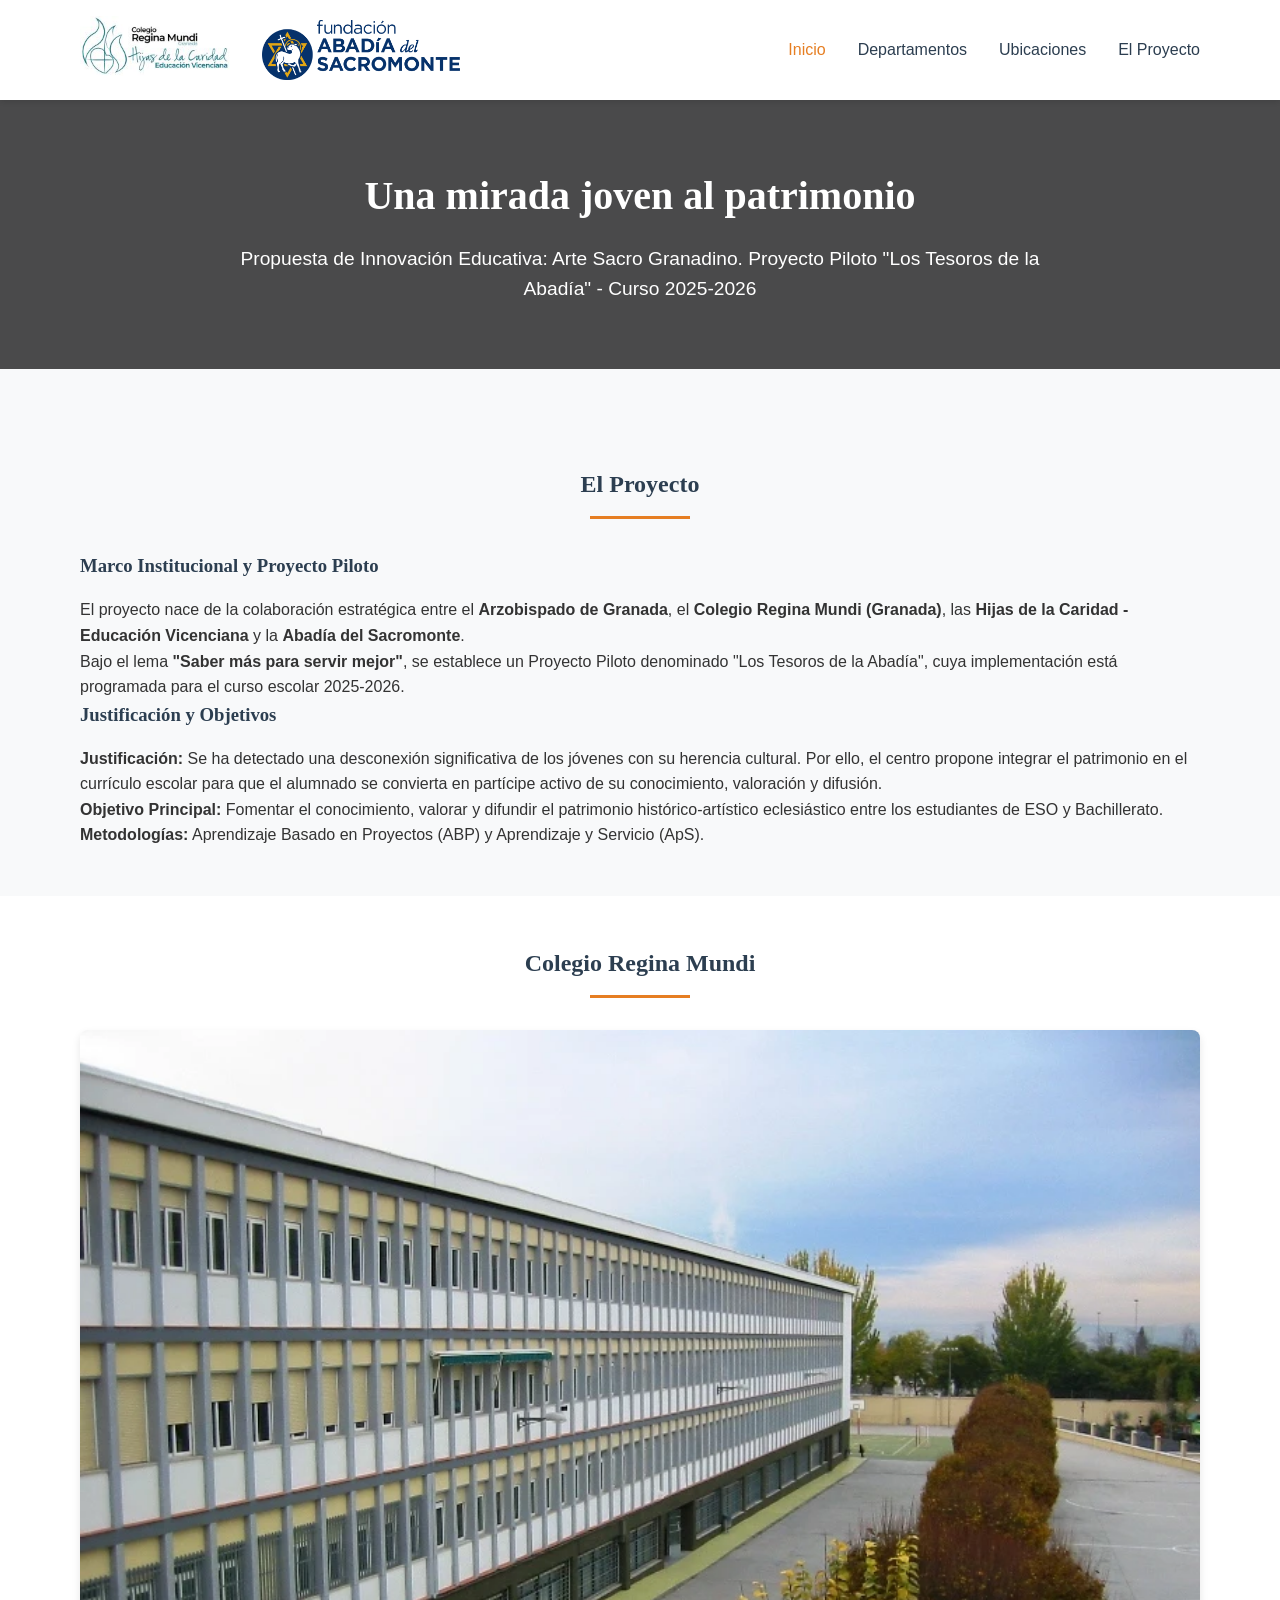
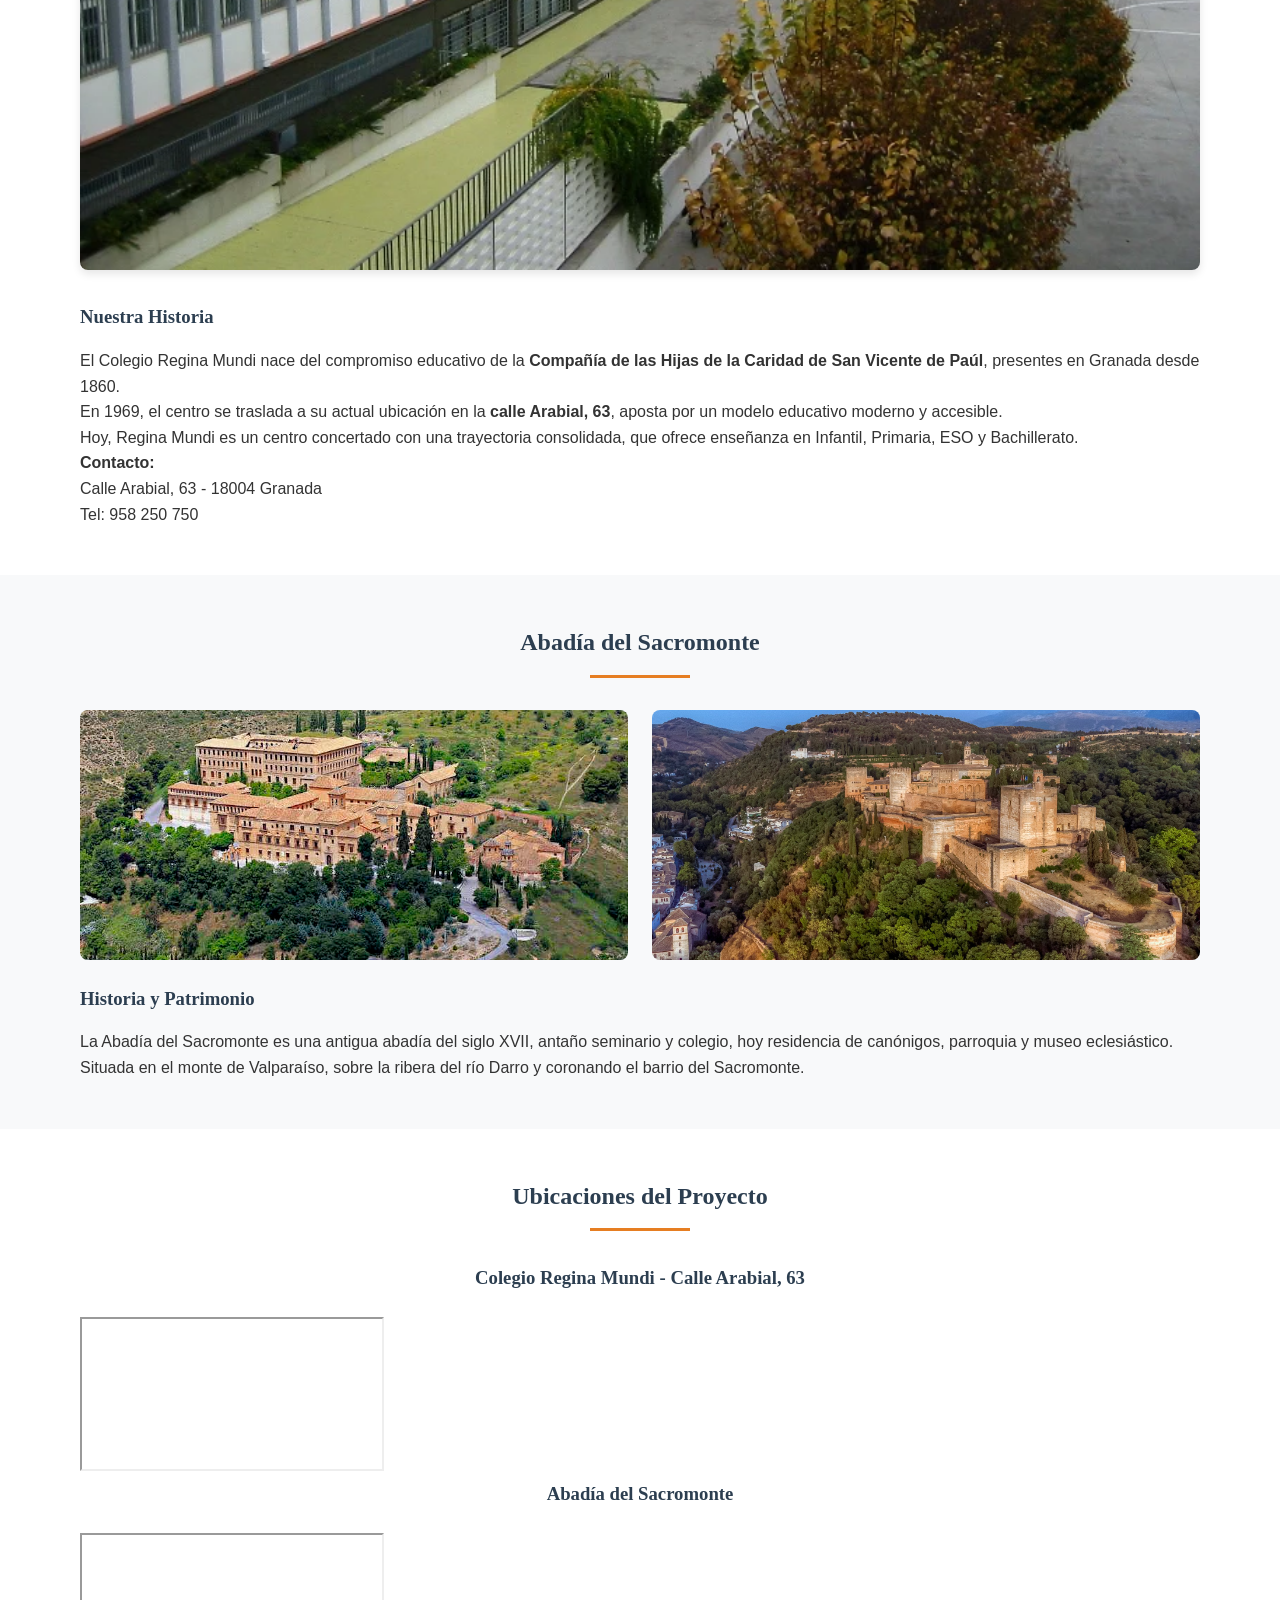
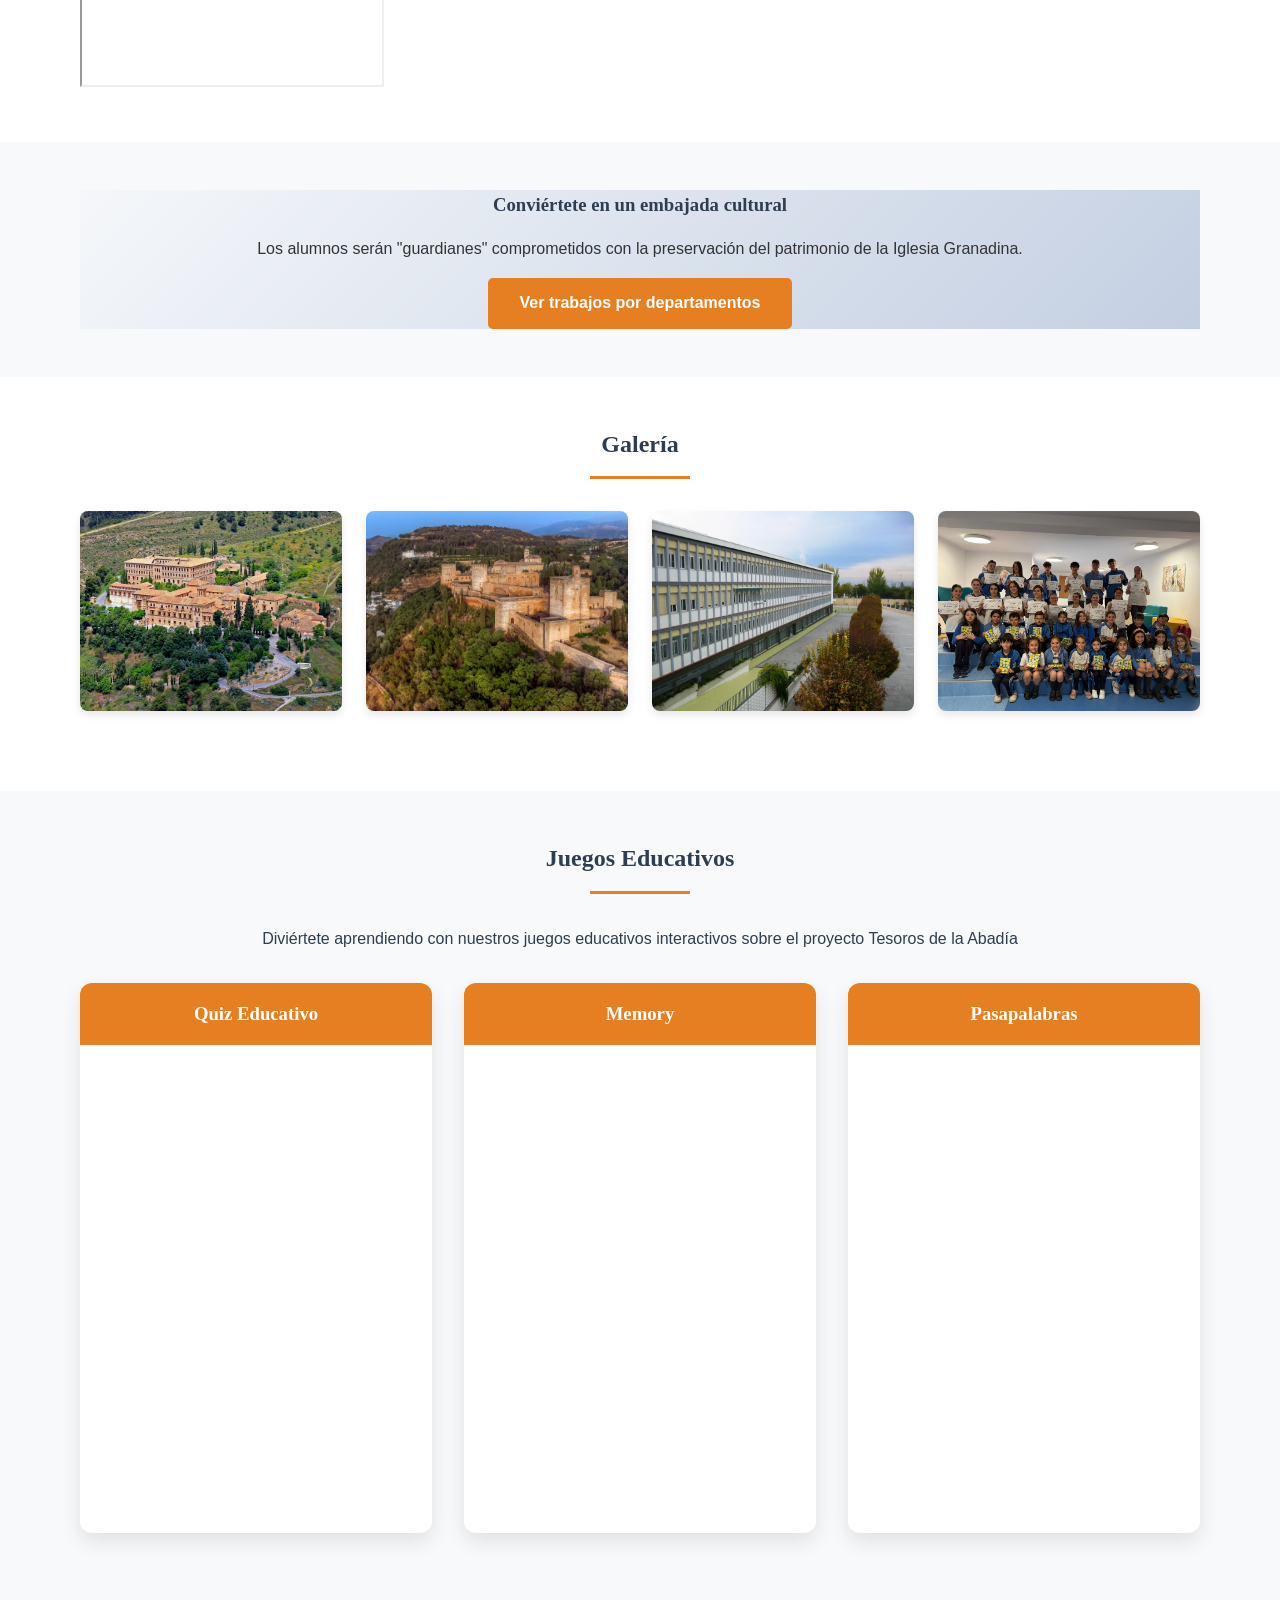
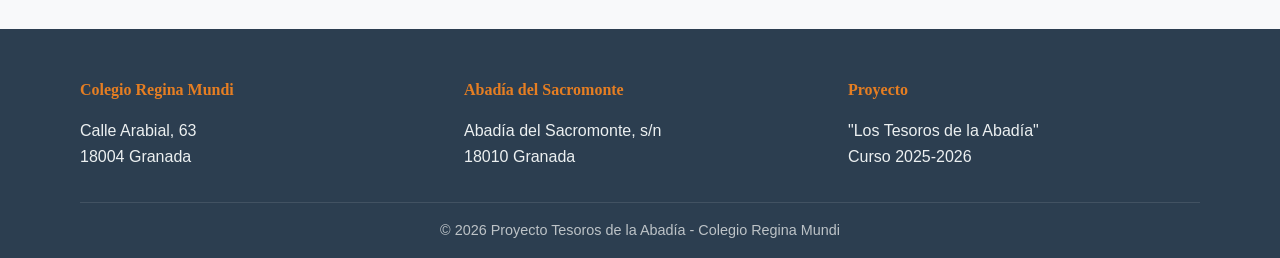
<file: trabajo TIC/index.html>
<!DOCTYPE html>
<html lang="es">
<head>
    <meta charset="UTF-8">
    <meta name="viewport" content="width=device-width, initial-scale=1.0">
    <title>Tesoros de la Abadía - Proyecto Piloto Regina Mundi</title>
    <link rel="stylesheet" href="style.css">
    <link rel="icon" href="images/logo-colegio.jpg">
    <style>
        #backrooms-overlay {
            display: none;
            position: fixed;
            top: 0;
            left: 0;
            width: 100%;
            height: 100%;
            background: rgba(0, 0, 0, 0.95);
            z-index: 10000;
            flex-direction: column;
            align-items: center;
            justify-content: center;
        }
        
        #backrooms-overlay.active {
            display: flex;
        }
        
        #backrooms-canvas {
            border: 3px solid #333;
            box-shadow: 0 0 50px rgba(0, 0, 0, 0.8);
        }
        
        #backrooms-close {
            position: absolute;
            top: 20px;
            right: 20px;
            background: #8b0000;
            color: #fff;
            border: 2px solid #ff0000;
            padding: 10px 30px;
            font-family: 'Segoe UI', sans-serif;
            font-size: 18px;
            cursor: pointer;
            text-transform: uppercase;
            letter-spacing: 2px;
        }
        
        #backrooms-close:hover {
            background: #ff0000;
            box-shadow: 0 0 20px #ff0000;
        }
        
        #backrooms-title {
            color: #888;
            font-family: 'Segoe UI', sans-serif;
            font-size: 18px;
            margin-bottom: 15px;
        }
        
        #backrooms-message {
            color: #666;
            font-family: 'Segoe UI', sans-serif;
            font-size: 14px;
            margin-top: 15px;
        }
    </style>
</head>
<body>
    <div id="backrooms-overlay">
        <button id="backrooms-close" onclick="closeBackrooms()">✕ SALIR</button>
        <div id="backrooms-title">LAS BACKROOMS DE LA ABADÍA</div>
        <canvas id="backrooms-canvas"></canvas>
        <div id="backrooms-message">Usa las flechas o WASD para moverte. Encuentra la salida (⚰️)</div>
    </div>

    <!-- Resto del HTML de index.html -->
    <header>
        <div class="container header-content">
            <div class="logos">
                <a href="#" onclick="openBackrooms(event)">
                    <img src="images/logo-colegio.jpg" alt="Logo Colegio Regina Mundi" class="logo">
                </a>
                <img src="images/logo-abadia.png" alt="Logo Abadía del Sacromonte" class="logo">
            </div>
            <nav>
                <ul>
                    <li><a href="index.html" class="active">Inicio</a></li>
                    <li><a href="departamentos.html">Departamentos</a></li>
                    <li><a href="#mapas">Ubicaciones</a></li>
                    <li><a href="#proyecto">El Proyecto</a></li>
                </ul>
            </nav>
        </div>
    </header>

    <section class="hero">
        <div class="container">
            <h1>Una mirada joven al patrimonio</h1>
            <p>Propuesta de Innovación Educativa: Arte Sacro Granadino. Proyecto Piloto "Los Tesoros de la Abadía" - Curso 2025-2026</p>
        </div>
    </section>

    <section class="section" id="proyecto">
        <div class="container">
            <h2 class="section-title">El Proyecto</h2>
            <div class="info-card">
                <h3>Marco Institucional y Proyecto Piloto</h3>
                <p>El proyecto nace de la colaboración estratégica entre el <strong>Arzobispado de Granada</strong>, el <strong>Colegio Regina Mundi (Granada)</strong>, las <strong>Hijas de la Caridad - Educación Vicenciana</strong> y la <strong>Abadía del Sacromonte</strong>.</p>
                <p>Bajo el lema <strong>"Saber más para servir mejor"</strong>, se establece un Proyecto Piloto denominado "Los Tesoros de la Abadía", cuya implementación está programada para el curso escolar 2025-2026.</p>
            </div>
            <div class="info-card">
                <h3>Justificación y Objetivos</h3>
                <p><strong>Justificación:</strong> Se ha detectado una desconexión significativa de los jóvenes con su herencia cultural. Por ello, el centro propone integrar el patrimonio en el currículo escolar para que el alumnado se convierta en partícipe activo de su conocimiento, valoración y difusión.</p>
                <p><strong>Objetivo Principal:</strong> Fomentar el conocimiento, valorar y difundir el patrimonio histórico-artístico eclesiástico entre los estudiantes de ESO y Bachillerato.</p>
                <p><strong>Metodologías:</strong> Aprendizaje Basado en Proyectos (ABP) y Aprendizaje y Servicio (ApS).</p>
            </div>
        </div>
    </section>

    <section class="section" style="background-color: #fff;" id="colegio">
        <div class="container">
            <h2 class="section-title">Colegio Regina Mundi</h2>
            <div class="info-card">
                <img src="images/edificio-colegio.webp" alt="Edificio Colegio Regina Mundi" style="width:100%; border-radius:8px; margin-bottom:1.5rem; box-shadow: 0 4px 8px rgba(0,0,0,0.1);">
                <h3>Nuestra Historia</h3>
                <p>El Colegio Regina Mundi nace del compromiso educativo de la <strong>Compañía de las Hijas de la Caridad de San Vicente de Paúl</strong>, presentes en Granada desde 1860.</p>
                <p>En 1969, el centro se traslada a su actual ubicación en la <strong>calle Arabial, 63</strong>, aposta por un modelo educativo moderno y accesible.</p>
                <p>Hoy, Regina Mundi es un centro concertado con una trayectoria consolidada, que ofrece enseñanza en Infantil, Primaria, ESO y Bachillerato.</p>
                <p><strong>Contacto:</strong><br>Calle Arabial, 63 - 18004 Granada<br>Tel: 958 250 750</p>
            </div>
        </div>
    </section>

    <section class="section" id="abadia">
        <div class="container">
            <h2 class="section-title">Abadía del Sacromonte</h2>
            <div class="info-card">
                <div style="display: grid; grid-template-columns: 1fr 1fr; gap: 1.5rem; margin-bottom: 1.5rem;">
                    <img src="images/abadia.jpg" alt="Abadía del Sacromonte" style="width:100%; border-radius:8px; object-fit:cover; height:250px;">
                    <img src="images/vista-granada.jpg" alt="Vista de Granada" style="width:100%; border-radius:8px; object-fit:cover; height:250px;">
                </div>
                <h3>Historia y Patrimonio</h3>
                <p>La Abadía del Sacromonte es una antigua abadía del siglo XVII, antaño seminario y colegio, hoy residencia de canónigos, parroquia y museo eclesiástico.</p>
                <p>Situada en el monte de Valparaíso, sobre la ribera del río Darro y coronando el barrio del Sacromonte.</p>
            </div>
        </div>
    </section>

<section class="section" style="background-color: #fff;" id="mapas">
<div class="container">
        <h2 class="section-title">Ubicaciones del Proyecto</h2>
         
        <div class="map-container loading">
            <h3 style="text-align: center; margin-bottom: 1.5rem; color: #2c3e50;">Colegio Regina Mundi - Calle Arabial, 63</h3>
            <div class="map-inner-container">
                <iframe src="https://www.google.com/maps/embed?pb=!1m18!1m12!1m3!1d3178.66!2d-3.61224!3d37.17511!2m3!1f0!2f0!3f0!3m2!1i1024!2i768!4f13.1!3m3!1m2!1s0xd71fbea1c5c1f2b%3A0x8c3e3c1b1c3c1c3c!2sColegio+Regina+Mundi!5e0!3m2!1ses!2ses!4v1700000000000!5m2!1ses!2ses" allowfullscreen loading="lazy" referrerpolicy="no-referrer-when-downgrade"></iframe>
            </div>
        </div>
         
        <div class="map-container loading">
            <h3 style="text-align: center; margin-bottom: 1.5rem; color: #2c3e50;">Abadía del Sacromonte</h3>
            <div class="map-inner-container">
                <iframe src="https://www.google.com/maps/embed?pb=!1m18!1m12!1m3!1d3178.12!2d-3.5771!3d37.18317405!2m3!1f0!2f0!3f0!3m2!1i1024!2i768!4f13.1!3m3!1m2!1s0xd71fbfc7a8b8b8b%3A0x1234567890abcdef!2sAbadia+del+Sacromonte!5e0!3m2!1ses!2ses!4v1700000000000!5m2!1ses!2ses" allowfullscreen loading="lazy" referrerpolicy="no-referrer-when-downgrade"></iframe>
            </div>
        </div>
    </div>
</section>

    <section class="section">
        <div class="container">
            <div class="info-card" style="text-align: center; background: linear-gradient(135deg, #f5f7fa 0%, #c3cfe2 100%);">
                <h3>Conviértete en un embajada cultural</h3>
                <p>Los alumnos serán "guardianes" comprometidos con la preservación del patrimonio de la Iglesia Granadina.</p>
                <a href="departamentos.html" style="display: inline-block; margin-top: 1rem; padding: 0.8rem 2rem; background-color: #e67e22; color: white; border-radius: 5px; font-weight: bold;">Ver trabajos por departamentos</a>
            </div>
        </div>
    </section>

     <section class="section" style="background-color: #fff;">
         <div class="container">
             <h2 class="section-title">Galería</h2>
             <div style="display: grid; grid-template-columns: repeat(auto-fit, minmax(250px, 1fr)); gap: 1.5rem; margin-bottom: 2rem;">
                 <img src="images/abadia.jpg" alt="Vista de la Abadía" style="width:100%; border-radius:8px; height:200px; object-fit:cover; box-shadow: 0 4px 8px rgba(0,0,0,0.1);">
                 <img src="images/vista-granada.jpg" alt="Vista de Granada" style="width:100%; border-radius:8px; height:200px; object-fit:cover; box-shadow: 0 4px 8px rgba(0,0,0,0.1);">
                 <img src="images/edificio-colegio.webp" alt="Edificio del Colegio" style="width:100%; border-radius:8px; height:200px; object-fit:cover; box-shadow: 0 4px 8px rgba(0,0,0,0.1);">
                 <img src="images/alumnos-regina-mundi.png" alt="Alumnos del Colegio" style="width:100%; border-radius:8px; height:200px; object-fit:cover; box-shadow: 0 4px 8px rgba(0,0,0,0.1);">
             </div>
         </div>
     </section>

     <!-- Juegos Educativos Section -->
     <section class="section juegos-educativos" style="background-color: #f8f9fa;">
         <div class="container">
             <h2 class="section-title">Juegos Educativos</h2>
             <p class="juegos-educativos-description">
                 Diviértete aprendiendo con nuestros juegos educativos interactivos sobre el proyecto Tesoros de la Abadía
             </p>
             <div class="juegos-educativos-grid">
                 <div class="game-item">
                     <h3>Quiz Educativo</h3>
                     <iframe allow="fullscreen; autoplay; allow-top-navigation-by-user-activation" allowfullscreen width="100%" height="480" frameborder="0" src="https://es.educaplay.com/juego/29328864-tesoros_de_la_abadia_quiz_educativo.html"></iframe>
                 </div>
                 
                 <div class="game-item">
                     <h3>Memory</h3>
                     <iframe allow="fullscreen; autoplay; allow-top-navigation-by-user-activation" allowfullscreen width="100%" height="480" frameborder="0" src="https://es.educaplay.com/juego/29328823-tesoros_de_la_abadia_memoria_visual_de_asignaturas.html"></iframe>
                 </div>
                 
                 <div class="game-item">
                     <h3>Pasapalabras</h3>
                     <iframe allow="fullscreen; autoplay; allow-top-navigation-by-user-activation" allowfullscreen width="100%" height="480" frameborder="0" src="https://es.educaplay.com/juego/29328692-tesoros_de_la_abadia_pasapalabras.html"></iframe>
                 </div>
             </div>
         </div>
     </section>

     <footer>
        <div class="container">
            <div class="footer-content">
                <div class="footer-section">
                    <h4>Colegio Regina Mundi</h4>
                    <p>Calle Arabial, 63<br>18004 Granada</p>
                </div>
                <div class="footer-section">
                    <h4>Abadía del Sacromonte</h4>
                    <p>Abadía del Sacromonte, s/n<br>18010 Granada</p>
                </div>
                <div class="footer-section">
                    <h4>Proyecto</h4>
                    <p>"Los Tesoros de la Abadía"<br>Curso 2025-2026</p>
                </div>
            </div>
            <div class="footer-bottom">
                <p>&copy; 2026 Proyecto Tesoros de la Abadía - Colegio Regina Mundi</p>
            </div>
        </div>
    </footer>

    <script>
        // JUEGO DE LAS BACKROOMS
        const canvas = document.getElementById('backrooms-canvas');
        const ctx = canvas.getContext('2d');
        
        canvas.width = 800;
        canvas.height = 500;
        
        const CELL_SIZE = 40;
        const COLS = 20;
        const ROWS = 12;
        
        let maze = [];
        let player = { x: 1, y: 1 };
        let exit = { x: COLS - 2, y: ROWS - 2 };
        let particles = [];
        let time = 0;
        let gameRunning = false;
        let foundExit = false;
        
        const wallColors = ['#4a4a4a', '#3d3d3d', '#555555', '#454545', '#505050'];
        const floorColors = ['#1a1a1a', '#151515', '#181818', '#1c1c1c', '#171717'];
        
        function generateMaze() {
            maze = [];
            for (let y = 0; y < ROWS; y++) {
                maze[y] = [];
                for (let x = 0; x < COLS; x++) {
                    maze[y][x] = 1;
                }
            }
            
            function carve(x, y) {
                maze[y][x] = 0;
                const dirs = [[0,-2], [0,2], [-2,0], [2,0]].sort(() => Math.random() - 0.5);
                
                for (let [dx, dy] of dirs) {
                    let nx = x + dx, ny = y + dy;
                    if (nx > 0 && nx < COLS-1 && ny > 0 && ny < ROWS-1 && maze[ny][nx] === 1) {
                        maze[y + dy/2][x + dx/2] = 0;
                        carve(nx, ny);
                    }
                }
            }
            
            carve(1, 1);
            
            player = { x: 1, y: 1 };
            
            let maxDist = 0;
            for (let y = 1; y < ROWS - 1; y++) {
                for (let x = 1; x < COLS - 1; x++) {
                    if (maze[y][x] === 0) {
                        let dist = Math.abs(x - player.x) + Math.abs(y - player.y);
                        if (dist > maxDist) {
                            maxDist = dist;
                            exit = { x, y };
                        }
                    }
                }
            }
        }
        
        function draw() {
            ctx.fillStyle = '#0d0d0d';
            ctx.fillRect(0, 0, canvas.width, canvas.height);
            
            for (let y = 0; y < ROWS; y++) {
                for (let x = 0; x < COLS; x++) {
                    if (maze[y][x] === 1) {
                        let color = wallColors[Math.floor(Math.random() * wallColors.length)];
                        ctx.fillStyle = color;
                        ctx.fillRect(x * CELL_SIZE, y * CELL_SIZE, CELL_SIZE, CELL_SIZE);
                        
                        if (Math.random() > 0.8) {
                            ctx.fillStyle = '#2a2a2a';
                            ctx.fillRect(x * CELL_SIZE + 5, y * CELL_SIZE + 5, CELL_SIZE - 10, CELL_SIZE - 10);
                        }
                    } else {
                        let color = floorColors[Math.floor(Math.random() * floorColors.length)];
                        ctx.fillStyle = color;
                        ctx.fillRect(x * CELL_SIZE, y * CELL_SIZE, CELL_SIZE, CELL_SIZE);
                    }
                }
            }
            
            // Salida
            if (foundExit) {
                ctx.fillStyle = `rgba(255, 100, 0, ${0.5 + Math.sin(time * 5) * 0.3})`;
                ctx.beginPath();
                ctx.arc(exit.x * CELL_SIZE + 20, exit.y * CELL_SIZE + 20, 25, 0, Math.PI * 2);
                ctx.fill();
            }
            ctx.fillStyle = '#ff6600';
            ctx.font = '28px Arial';
            ctx.textAlign = 'center';
            ctx.fillText('⚰️', exit.x * CELL_SIZE + 20, exit.y * CELL_SIZE + 32);
            
            // Jugador
            ctx.fillStyle = '#c9a87c';
            ctx.fillRect(player.x * CELL_SIZE + 5, player.y * CELL_SIZE + 8, 30, 25);
            
            ctx.fillStyle = '#e8d5b7';
            ctx.beginPath();
            ctx.arc(player.x * CELL_SIZE + 20, player.y * CELL_SIZE + 12, 10, 0, Math.PI * 2);
            ctx.fill();
            
            ctx.fillStyle = '#222';
            ctx.fillRect(player.x * CELL_SIZE + 15, player.y * CELL_SIZE + 9, 4, 4);
            ctx.fillRect(player.x * CELL_SIZE + 21, player.y * CELL_SIZE + 9, 4, 4);
            
            // Partículas
            ctx.fillStyle = 'rgba(80, 80, 80, 0.4)';
            for (let p of particles) {
                ctx.fillRect(p.x, p.y, p.s, p.s);
            }
            
            // Efectos visuales
            if (Math.random() > 0.97) {
                ctx.fillStyle = 'rgba(0,0,0,0.3)';
                ctx.fillRect(0, 0, canvas.width, canvas.height);
            }
        }
        
        function update() {
            if (!gameRunning || foundExit) return;
            
            time += 0.016;
            
            if (Math.random() > 0.6) {
                particles.push({
                    x: Math.random() * canvas.width,
                    y: Math.random() * canvas.height,
                    s: Math.random() * 2 + 1
                });
            }
            particles = particles.filter(p => Math.random() > 0.01);
            
            if (Math.random() > 0.96) {
                ctx.fillStyle = 'rgba(50,50,50,0.2)';
                ctx.fillRect(Math.random() * canvas.width, Math.random() * canvas.height, 50, 50);
            }
            
            if (player.x === exit.x && player.y === exit.y) {
                foundExit = true;
                setTimeout(() => {
                    alert('¡Has escapado de las Backrooms de la Abadía!');
                    closeBackrooms();
                }, 500);
            }
        }
        
        function loop() {
            update();
            draw();
            requestAnimationFrame(loop);
        }
        
        function openBackrooms(e) {
            e.preventDefault();
            document.getElementById('backrooms-overlay').classList.add('active');
            gameRunning = true;
            foundExit = false;
            particles = [];
            generateMaze();
            loop();
        }
        
        function closeBackrooms() {
            gameRunning = false;
            document.getElementById('backrooms-overlay').classList.remove('active');
        }
        
        document.addEventListener('keydown', (e) => {
            if (!gameRunning) return;
            
            let nx = player.x, ny = player.y;
            
            if (e.key === 'ArrowUp' || e.key === 'w') ny--;
            else if (e.key === 'ArrowDown' || e.key === 's') ny++;
            else if (e.key === 'ArrowLeft' || e.key === 'a') nx--;
            else if (e.key === 'ArrowRight' || e.key === 'd') nx++;
            
            if (nx >= 0 && nx < COLS && ny >= 0 && ny < ROWS && maze[ny][nx] === 0) {
                player.x = nx;
                player.y = ny;
            }
        });
    </script>
</body>
</html>
</file>
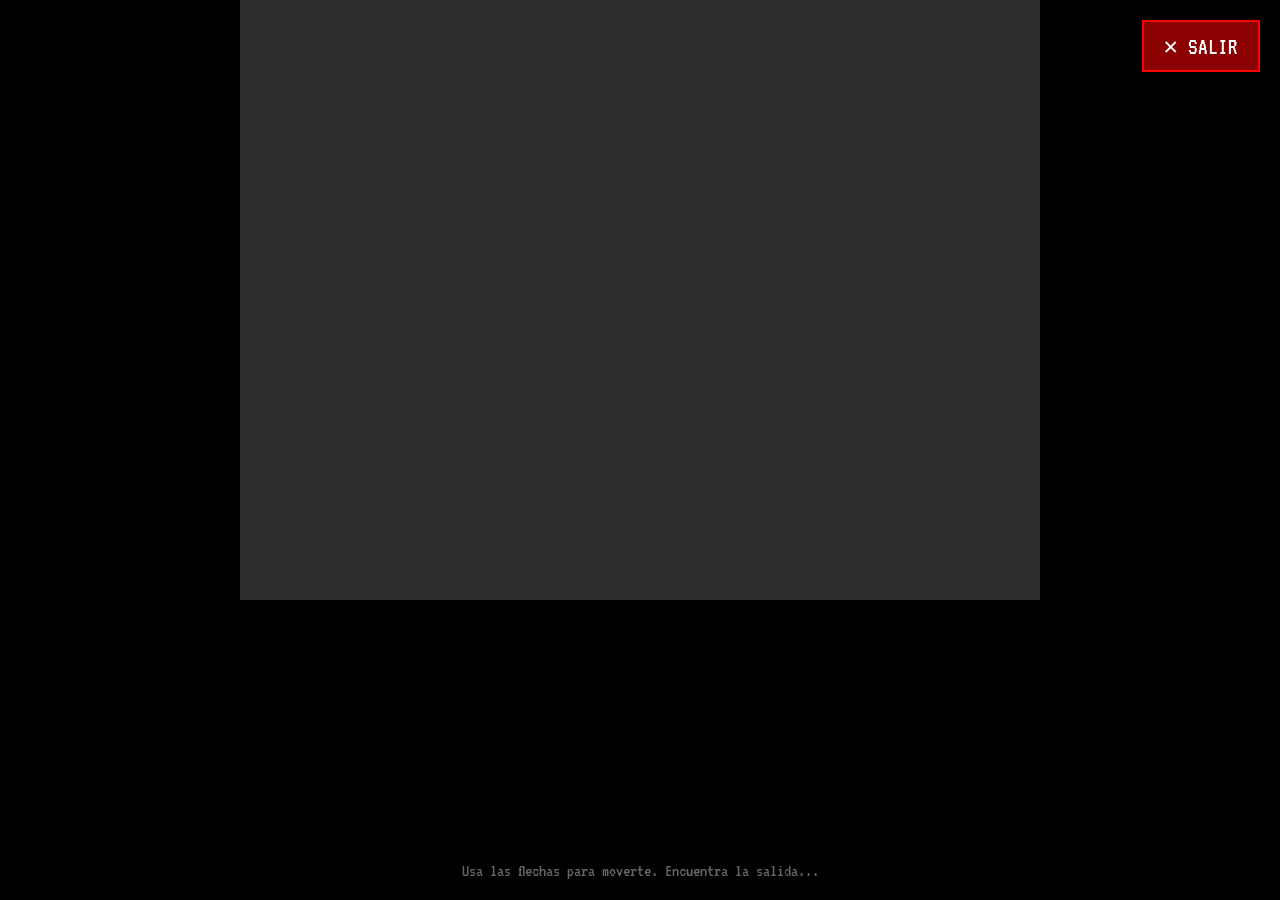
<file: trabajo TIC/backrooms.html>
<!DOCTYPE html>
<html lang="es">
<head>
    <meta charset="UTF-8">
    <meta name="viewport" content="width=device-width, initial-scale=1.0">
    <title>Backrooms de la Abadía</title>
    <style>
        @import url('https://fonts.googleapis.com/css2?family=Creepster&family=VT323&display=swap');
        
        * {
            margin: 0;
            padding: 0;
            box-sizing: border-box;
        }
        
        body {
            background: #000;
            overflow: hidden;
            font-family: 'VT323', monospace;
        }
        
        #game-container {
            display: none;
            position: fixed;
            top: 0;
            left: 0;
            width: 100%;
            height: 100%;
            background: #1a1a1a;
            z-index: 9999;
        }
        
        #game-canvas {
            display: block;
            margin: 0 auto;
            background: #2d2d2d;
            image-rendering: pixelated;
        }
        
        #close-btn {
            position: fixed;
            top: 20px;
            right: 20px;
            background: #8b0000;
            color: #fff;
            border: none;
            padding: 10px 20px;
            font-family: 'VT323', monospace;
            font-size: 24px;
            cursor: pointer;
            z-index: 10000;
            border: 2px solid #ff0000;
        }
        
        #close-btn:hover {
            background: #ff0000;
            animation: pulse 0.5s infinite;
        }
        
        @keyframes pulse {
            0%, 100% { opacity: 1; }
            50% { opacity: 0.7; }
        }
        
        #instructions {
            position: fixed;
            bottom: 20px;
            left: 50%;
            transform: translateX(-50%);
            color: #666;
            font-size: 18px;
            z-index: 10000;
        }
        
        .flicker {
            animation: flicker 0.1s infinite;
        }
        
        @keyframes flicker {
            0% { opacity: 1; }
            50% { opacity: 0.8; }
            100% { opacity: 1; }
        }
    </style>
</head>
<body>
    <button id="close-btn" onclick="closeGame()">✕ SALIR</button>
    <canvas id="game-canvas"></canvas>
    <div id="instructions">Usa las flechas para moverte. Encuentra la salida...</div>
    
    <script>
        const canvas = document.getElementById('game-canvas');
        const ctx = canvas.getContext('2d');
        
        canvas.width = 800;
        canvas.height = 600;
        
        const CELL_SIZE = 40;
        const COLS = 20;
        const ROWS = 15;
        
        let maze = [];
        let player = { x: 1, y: 1, direction: 0 };
        let exit = { x: COLS - 2, y: ROWS - 2 };
        let particles = [];
        let time = 0;
        let gameStarted = false;
        let cameraX = 0;
        let cameraY = 0;
        
        const wallColors = ['#3d3d3d', '#2a2a2a', '#353535', '#404040', '#333333'];
        const floorColors = ['#1a1a1a', '#151515', '#1e1e1e', '#181818', '#202020'];
        
        function generateMaze() {
            maze = [];
            for (let y = 0; y < ROWS; y++) {
                maze[y] = [];
                for (let x = 0; x < COLS; x++) {
                    maze[y][x] = 1;
                }
            }
            
            function carve(x, y) {
                maze[y][x] = 0;
                const directions = [
                    [0, -2], [0, 2], [-2, 0], [2, 0]
                ].sort(() => Math.random() - 0.5);
                
                for (const [dx, dy] of directions) {
                    const nx = x + dx;
                    const ny = y + dy;
                    if (nx > 0 && nx < COLS - 1 && ny > 0 && ny < ROWS - 1 && maze[ny][nx] === 1) {
                        maze[y + dy/2][x + dx/2] = 0;
                        carve(nx, ny);
                    }
                }
            }
            
            carve(1, 1);
            
            for (let i = 0; i < 30; i++) {
                let rx = Math.floor(Math.random() * (COLS - 2)) + 1;
                let ry = Math.floor(Math.random() * (ROWS - 2)) + 1;
                if (maze[ry][rx] === 0) {
                    maze[ry][rx] = 0;
                }
            }
            
            player = { x: 1, y: 1, direction: 0 };
            
            let bestDist = 0;
            for (let y = 1; y < ROWS - 1; y++) {
                for (let x = 1; x < COLS - 1; x++) {
                    if (maze[y][x] === 0) {
                        const dist = Math.abs(x - player.x) + Math.abs(y - player.y);
                        if (dist > bestDist) {
                            bestDist = dist;
                            exit = { x, y };
                        }
                    }
                }
            }
        }
        
        function drawMaze() {
            const offsetX = -cameraX + canvas.width / 2 - player.x * CELL_SIZE;
            const offsetY = -cameraY + canvas.height / 2 - player.y * CELL_SIZE;
            
            ctx.fillStyle = '#0a0a0a';
            ctx.fillRect(0, 0, canvas.width, canvas.height);
            
            for (let y = 0; y < ROWS; y++) {
                for (let x = 0; x < COLS; x++) {
                    const screenX = x * CELL_SIZE + offsetX;
                    const screenY = y * CELL_SIZE + offsetY;
                    
                    if (screenX < -CELL_SIZE || screenX > canvas.width + CELL_SIZE ||
                        screenY < -CELL_SIZE || screenY > canvas.height + CELL_SIZE) continue;
                    
                    if (maze[y][x] === 1) {
                        const colorIdx = Math.floor(Math.random() * wallColors.length);
                        ctx.fillStyle = wallColors[colorIdx];
                        ctx.fillRect(screenX, screenY, CELL_SIZE, CELL_SIZE);
                        
                        if (Math.random() > 0.7) {
                            ctx.fillStyle = '#222';
                            ctx.fillRect(screenX + 5, screenY + 5, CELL_SIZE - 10, CELL_SIZE - 10);
                        }
                    } else {
                        const colorIdx = Math.floor(Math.random() * floorColors.length);
                        ctx.fillStyle = floorColors[colorIdx];
                        ctx.fillRect(screenX, screenY, CELL_SIZE, CELL_SIZE);
                        
                        if (Math.random() > 0.9) {
                            ctx.fillStyle = '#111';
                            ctx.fillRect(screenX + Math.random() * 20, screenY + Math.random() * 20, 2, 2);
                        }
                    }
                }
            }
            
            const exitScreenX = exit.x * CELL_SIZE + offsetX + CELL_SIZE / 2;
            const exitScreenY = exit.y * CELL_SIZE + offsetY + CELL_SIZE / 2;
            
            const glow = Math.sin(time * 3) * 0.5 + 0.5;
            ctx.fillStyle = `rgba(255, 100, 0, ${glow * 0.5})`;
            ctx.beginPath();
            ctx.arc(exitScreenX, exitScreenY, 30 + glow * 10, 0, Math.PI * 2);
            ctx.fill();
            
            ctx.fillStyle = `rgb(255, ${Math.floor(glow * 150)}, 0)`;
            ctx.font = '30px Creepster';
            ctx.textAlign = 'center';
            ctx.fillText('⚰', exitScreenX, exitScreenY + 10);
        }
        
        function drawPlayer() {
            const offsetX = -cameraX + canvas.width / 2 - player.x * CELL_SIZE;
            const offsetY = -cameraY + canvas.height / 2 - player.y * CELL_SIZE;
            
            const screenX = player.x * CELL_SIZE + offsetX;
            const screenY = player.y * CELL_SIZE + offsetY;
            
            ctx.fillStyle = '#8B4513';
            ctx.fillRect(screenX + 8, screenY + 5, 24, 20);
            
            ctx.fillStyle = '#f5deb3';
            ctx.beginPath();
            ctx.arc(screenX + 20, screenY + 12, 8, 0, Math.PI * 2);
            ctx.fill();
            
            ctx.fillStyle = '#000';
            ctx.fillRect(screenX + 17, screenY + 10, 3, 3);
            ctx.fillRect(screenX + 23, screenY + 10, 3, 3);
            
            if (Math.random() > 0.95) {
                ctx.fillStyle = '#ff0000';
                ctx.fillRect(screenX + 17, screenY + 10, 3, 3);
                ctx.fillRect(screenX + 23, screenY + 10, 3, 3);
            }
        }
        
        function updateParticles() {
            if (Math.random() > 0.7) {
                particles.push({
                    x: Math.random() * canvas.width,
                    y: Math.random() * canvas.height,
                    vx: (Math.random() - 0.5) * 2,
                    vy: (Math.random() - 0.5) * 2,
                    life: 100,
                    size: Math.random() * 3
                });
            }
            
            for (let i = particles.length - 1; i >= 0; i--) {
                const p = particles[i];
                p.x += p.vx;
                p.y += p.vy;
                p.life--;
                
                if (p.life <= 0) {
                    particles.splice(i, 1);
                }
            }
        }
        
        function drawParticles() {
            ctx.fillStyle = 'rgba(100, 100, 100, 0.3)';
            for (const p of particles) {
                ctx.fillRect(p.x, p.y, p.size, p.size);
            }
        }
        
        function checkWin() {
            if (player.x === exit.x && player.y === exit.y) {
                closeGame();
                alert('¡Has escapado de las Backrooms de la Abadía!');
            }
        }
        
        function update() {
            time += 0.016;
            
            cameraX += (player.x * CELL_SIZE - cameraX) * 0.1;
            cameraY += (player.y * CELL_SIZE - cameraY) * 0.1;
            
            updateParticles();
            
            if (Math.random() > 0.98) {
                ctx.fillStyle = 'rgba(0, 0, 0, 0.1)';
                ctx.fillRect(0, 0, canvas.width, canvas.height);
            }
        }
        
        function draw() {
            drawMaze();
            drawPlayer();
            drawParticles();
            
            if (Math.random() > 0.99) {
                ctx.fillStyle = 'rgba(255, 255, 255, 0.1)';
                ctx.fillRect(Math.random() * canvas.width, Math.random() * canvas.height, 2, 2);
            }
        }
        
        function gameLoop() {
            if (!gameStarted) return;
            
            update();
            draw();
            requestAnimationFrame(gameLoop);
        }
        
        document.addEventListener('keydown', (e) => {
            if (!gameStarted) return;
            
            let newX = player.x;
            let newY = player.y;
            
            switch(e.key) {
                case 'ArrowUp':
                case 'w':
                case 'W':
                    newY--;
                    player.direction = 0;
                    break;
                case 'ArrowDown':
                case 's':
                case 'S':
                    newY++;
                    player.direction = 2;
                    break;
                case 'ArrowLeft':
                case 'a':
                case 'A':
                    newX--;
                    player.direction = 3;
                    break;
                case 'ArrowRight':
                case 'd':
                case 'D':
                    newX++;
                    player.direction = 1;
                    break;
            }
            
            if (newX >= 0 && newX < COLS && newY >= 0 && newY < ROWS && maze[newY][newX] === 0) {
                player.x = newX;
                player.y = newY;
                checkWin();
            }
        });
        
        function startGame() {
            gameStarted = true;
            particles = [];
            generateMaze();
            gameLoop();
        }
        
        function closeGame() {
            gameStarted = false;
            document.getElementById('game-container').style.display = 'none';
        }
        
        document.querySelector('.logo').addEventListener('click', function(e) {
            if (this.alt.includes('Colegio Regina Mundi')) {
                e.preventDefault();
                document.getElementById('game-container').style.display = 'block';
                startGame();
            }
        });
    </script>
</body>
</html>
</file>
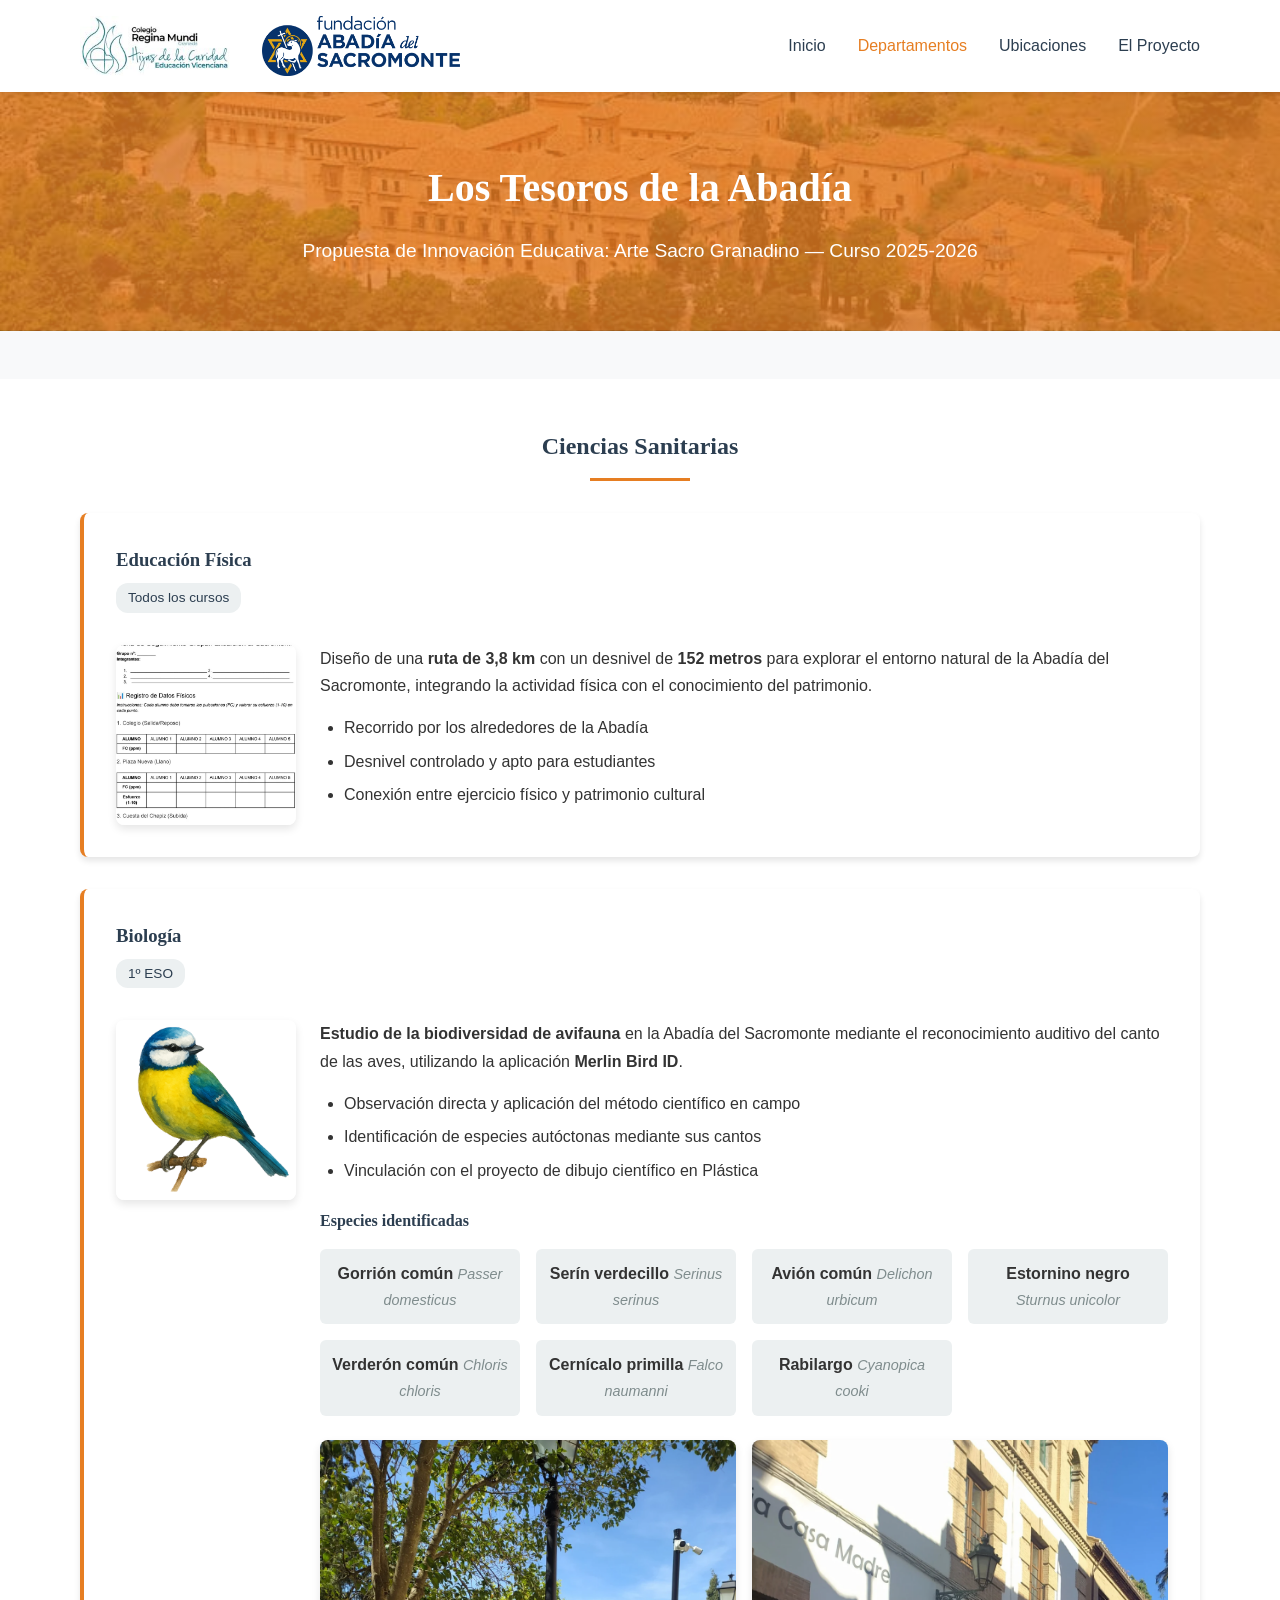
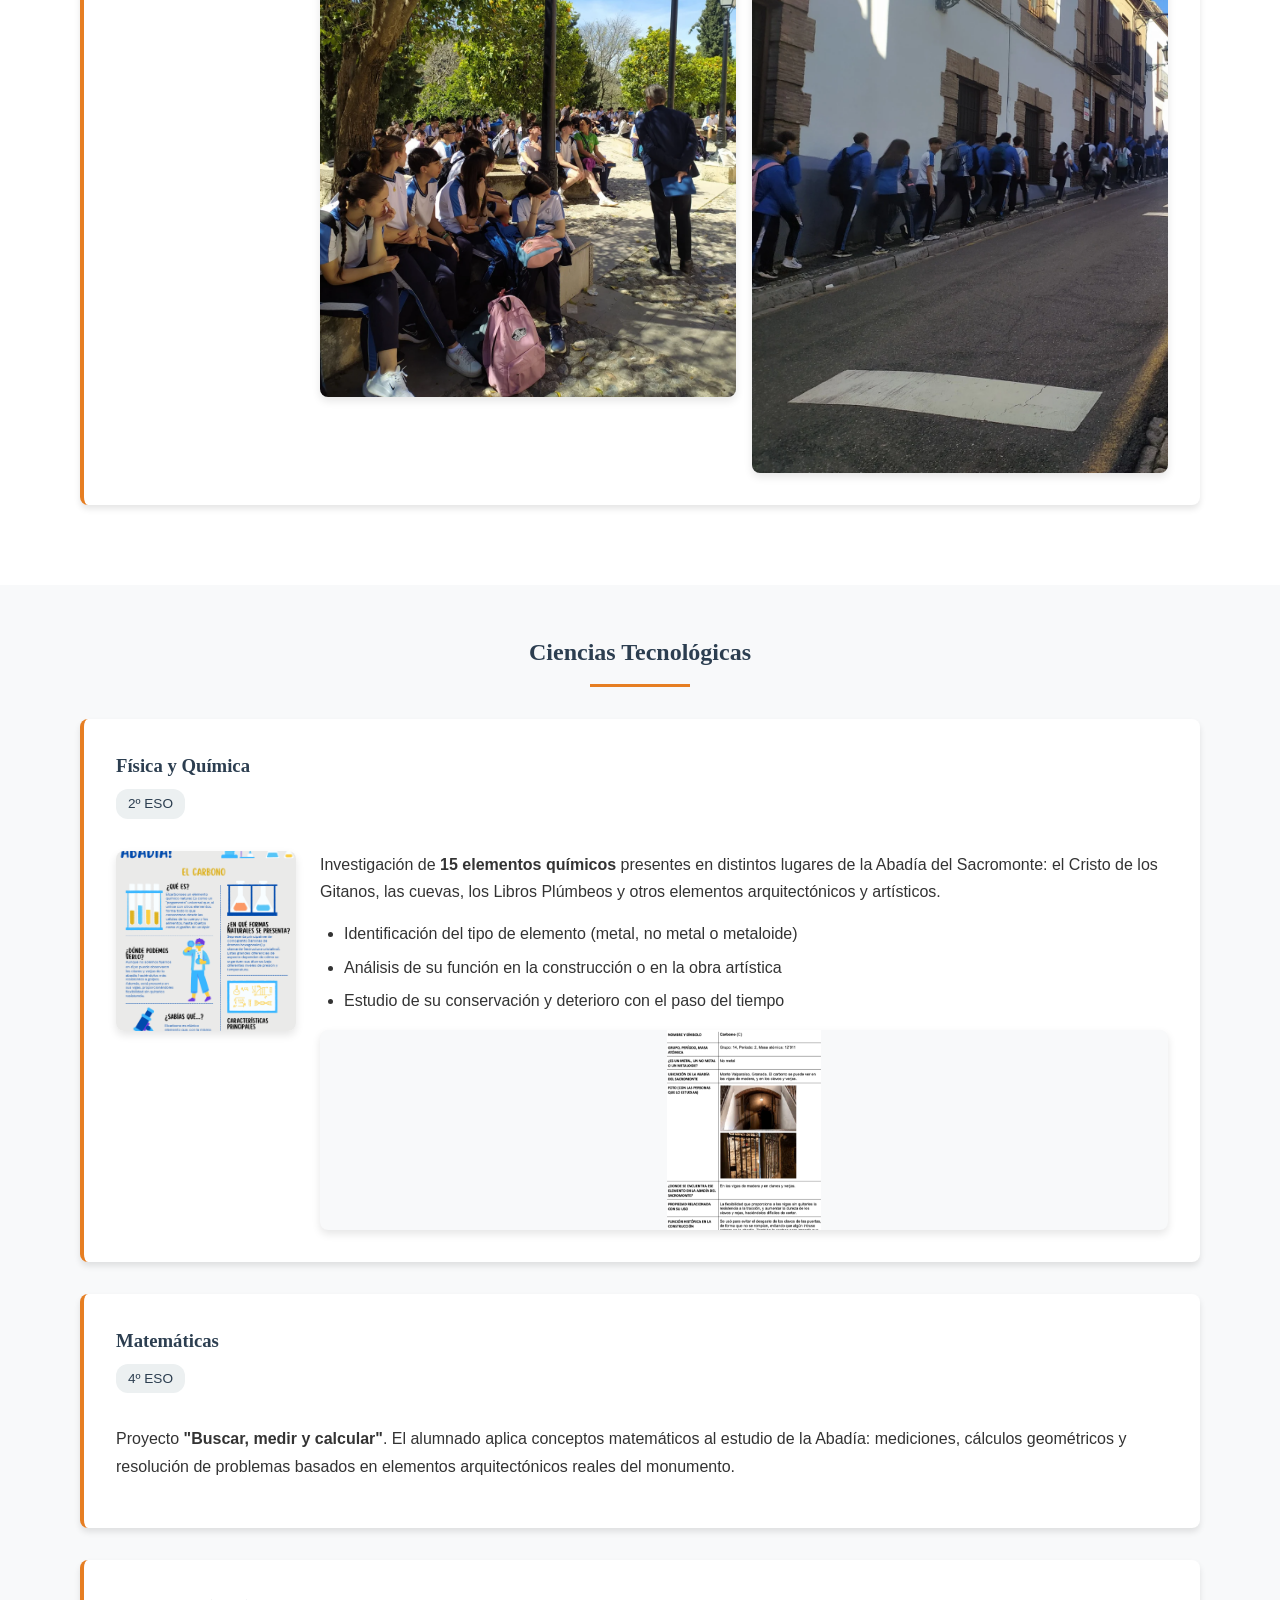
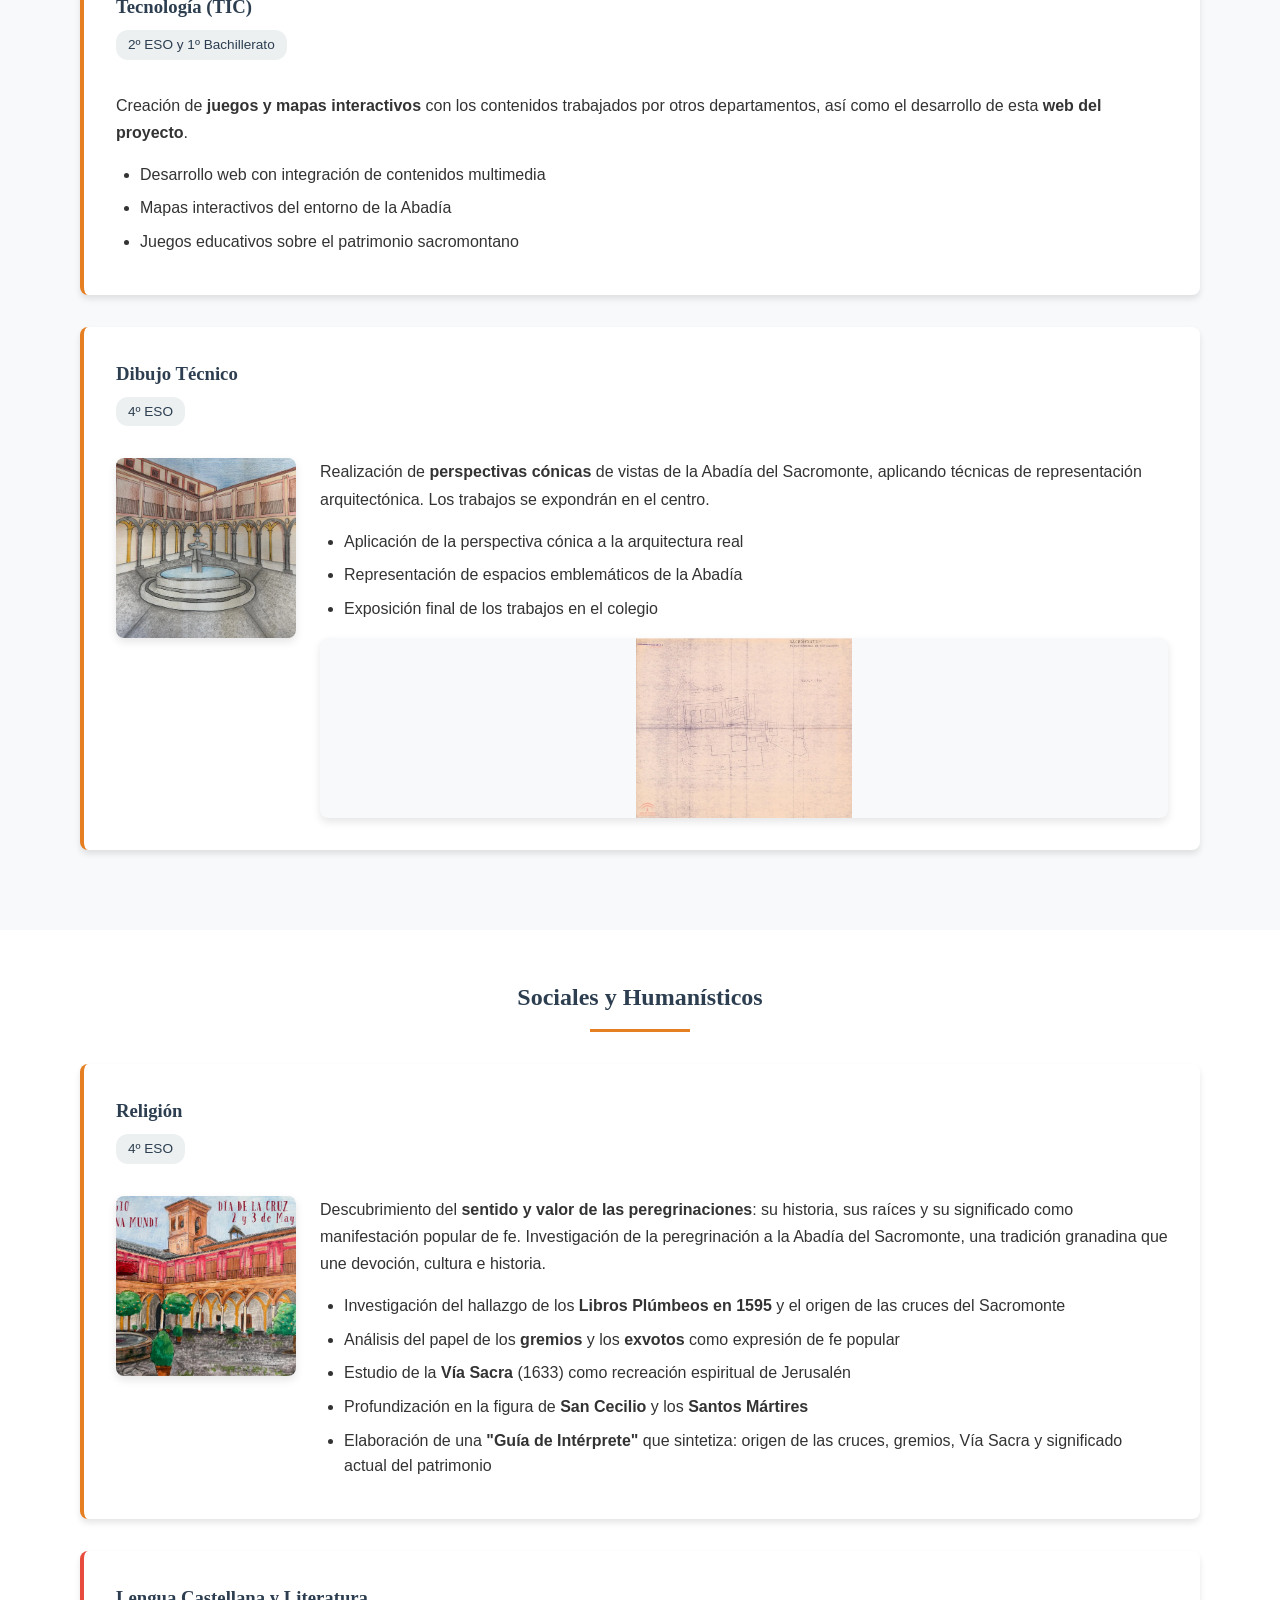
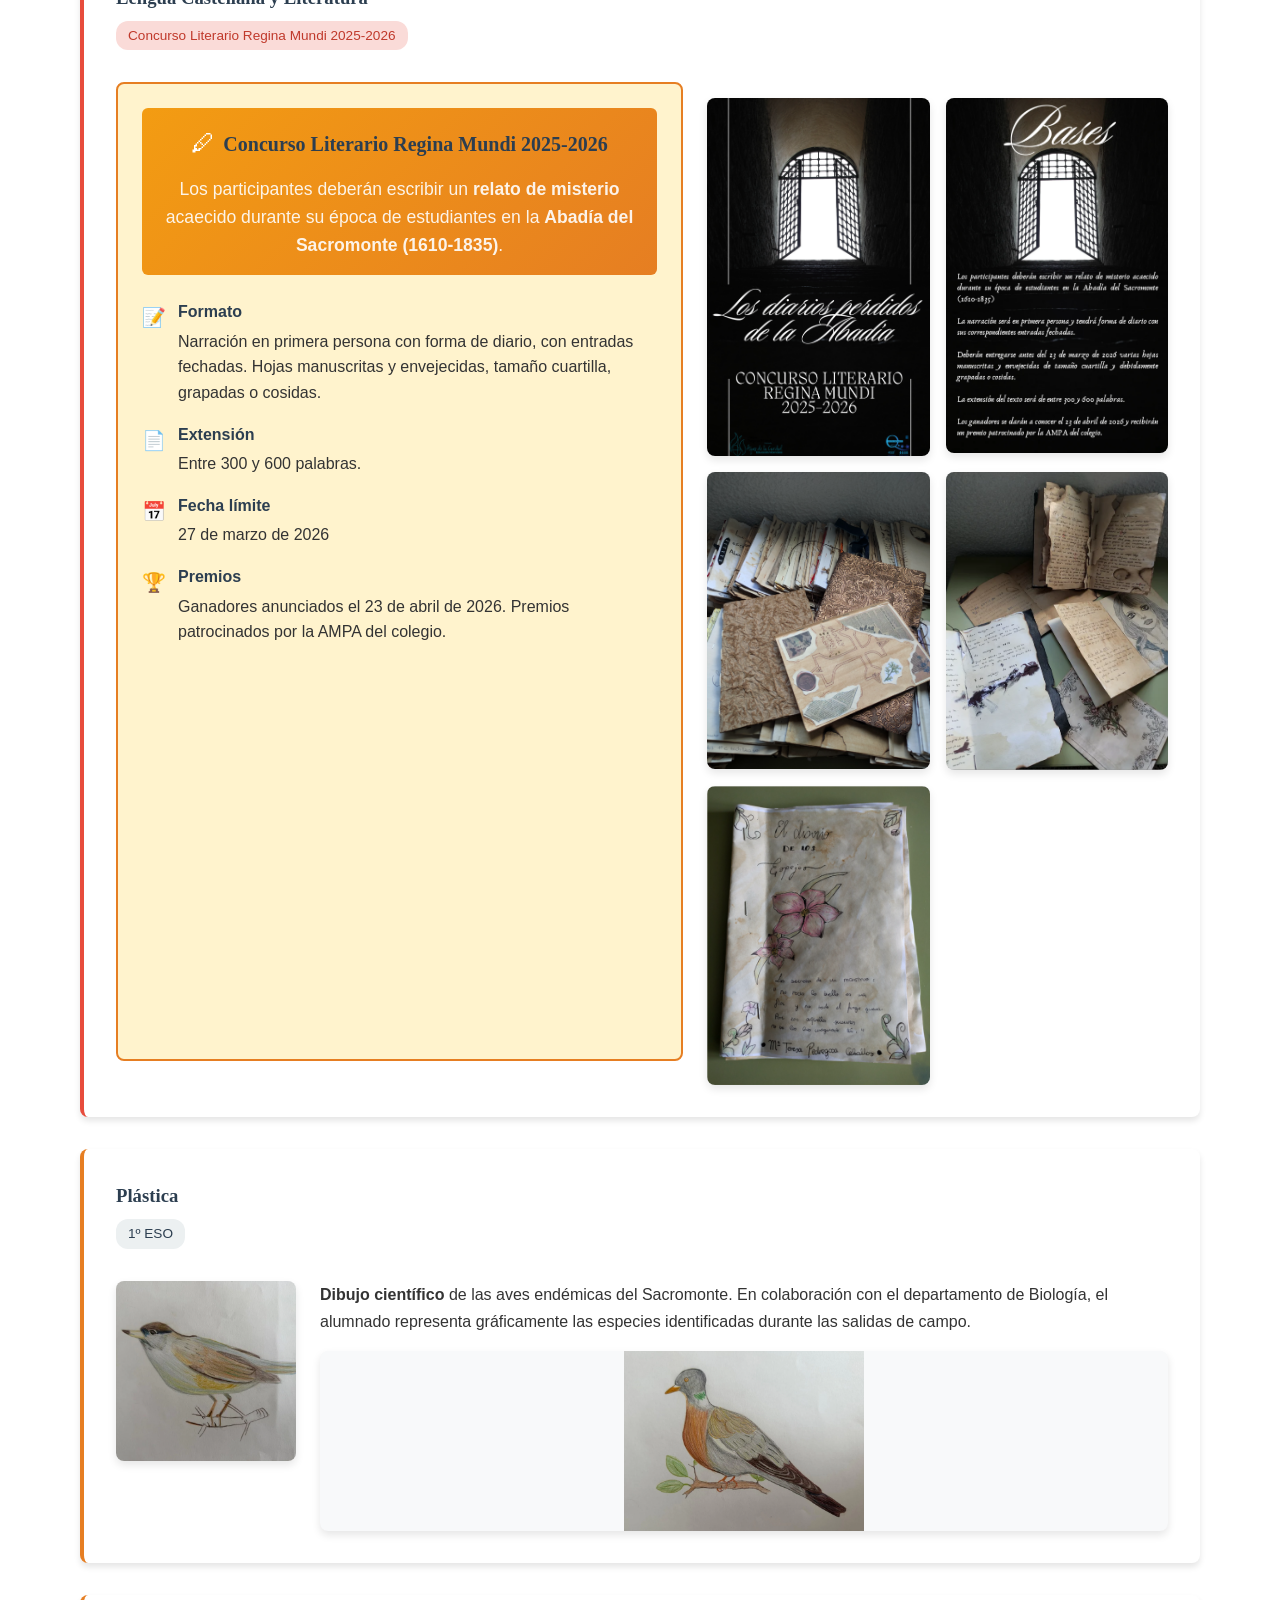
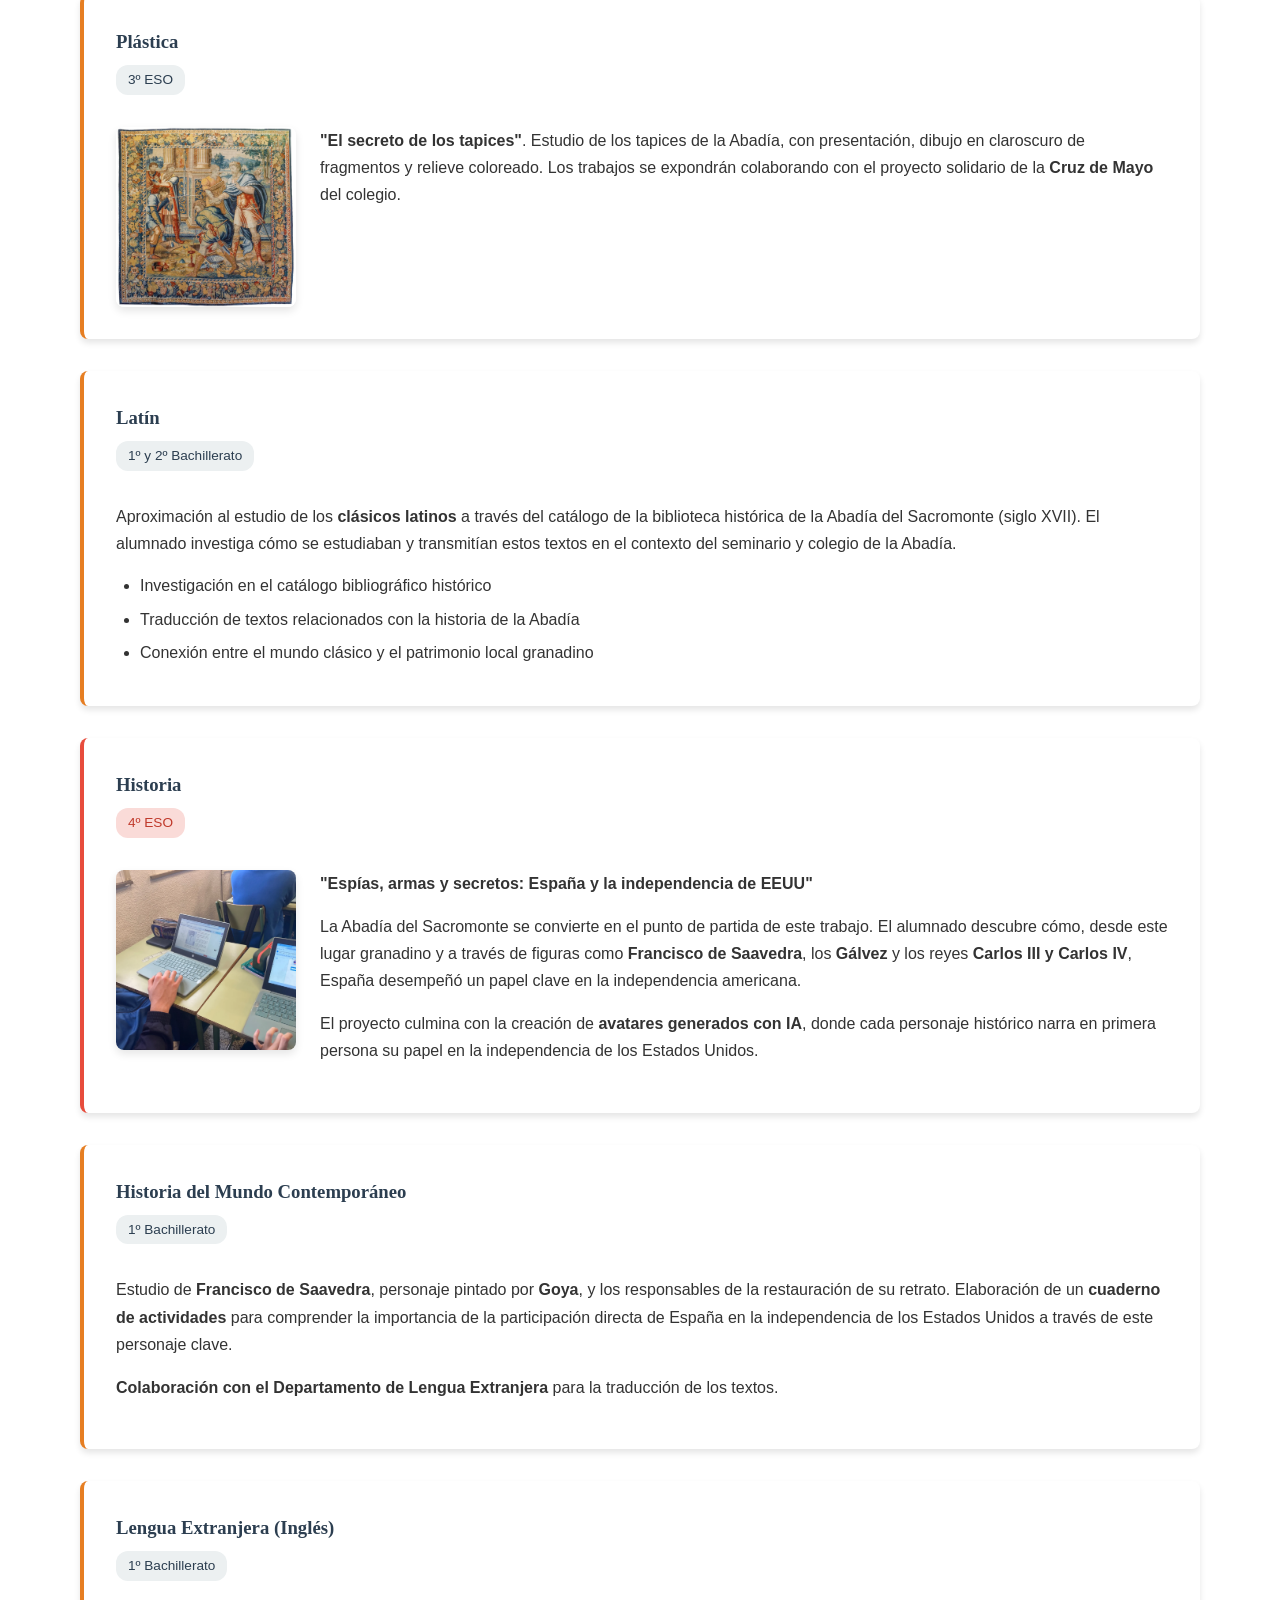
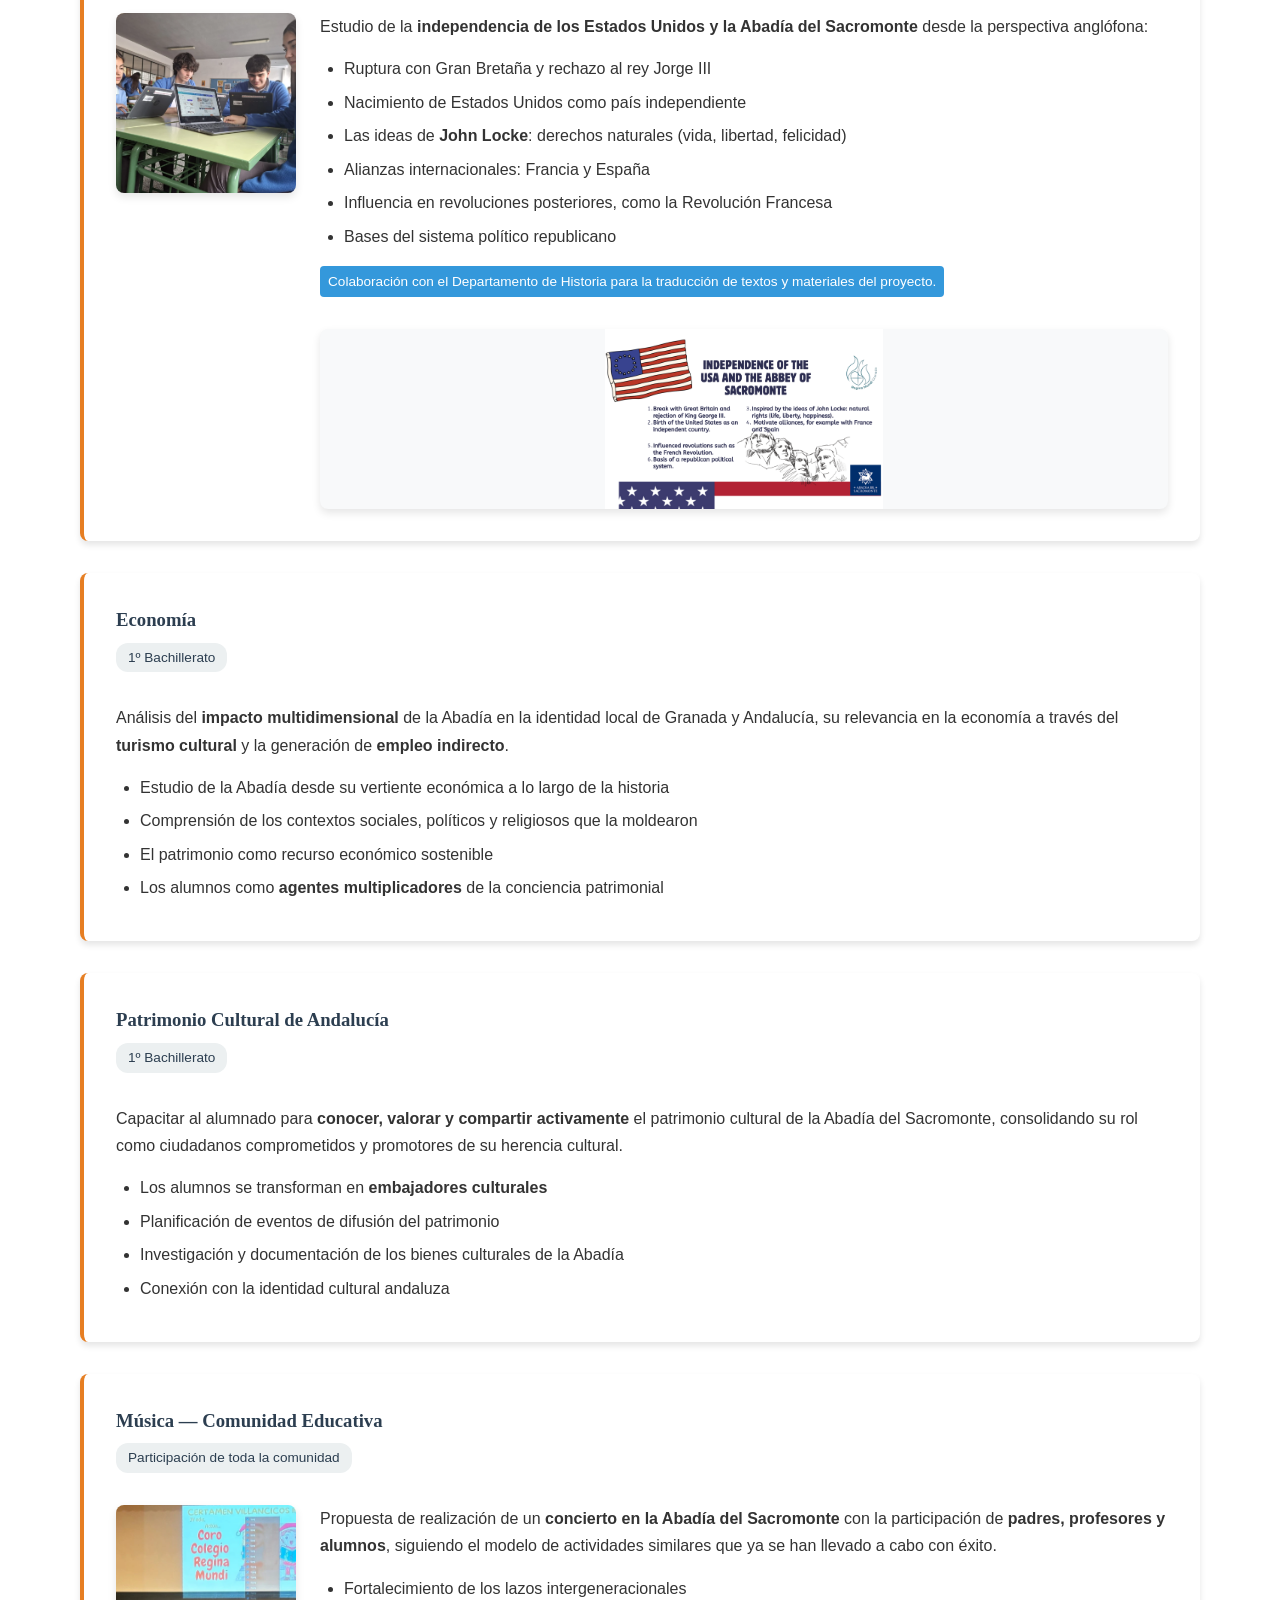
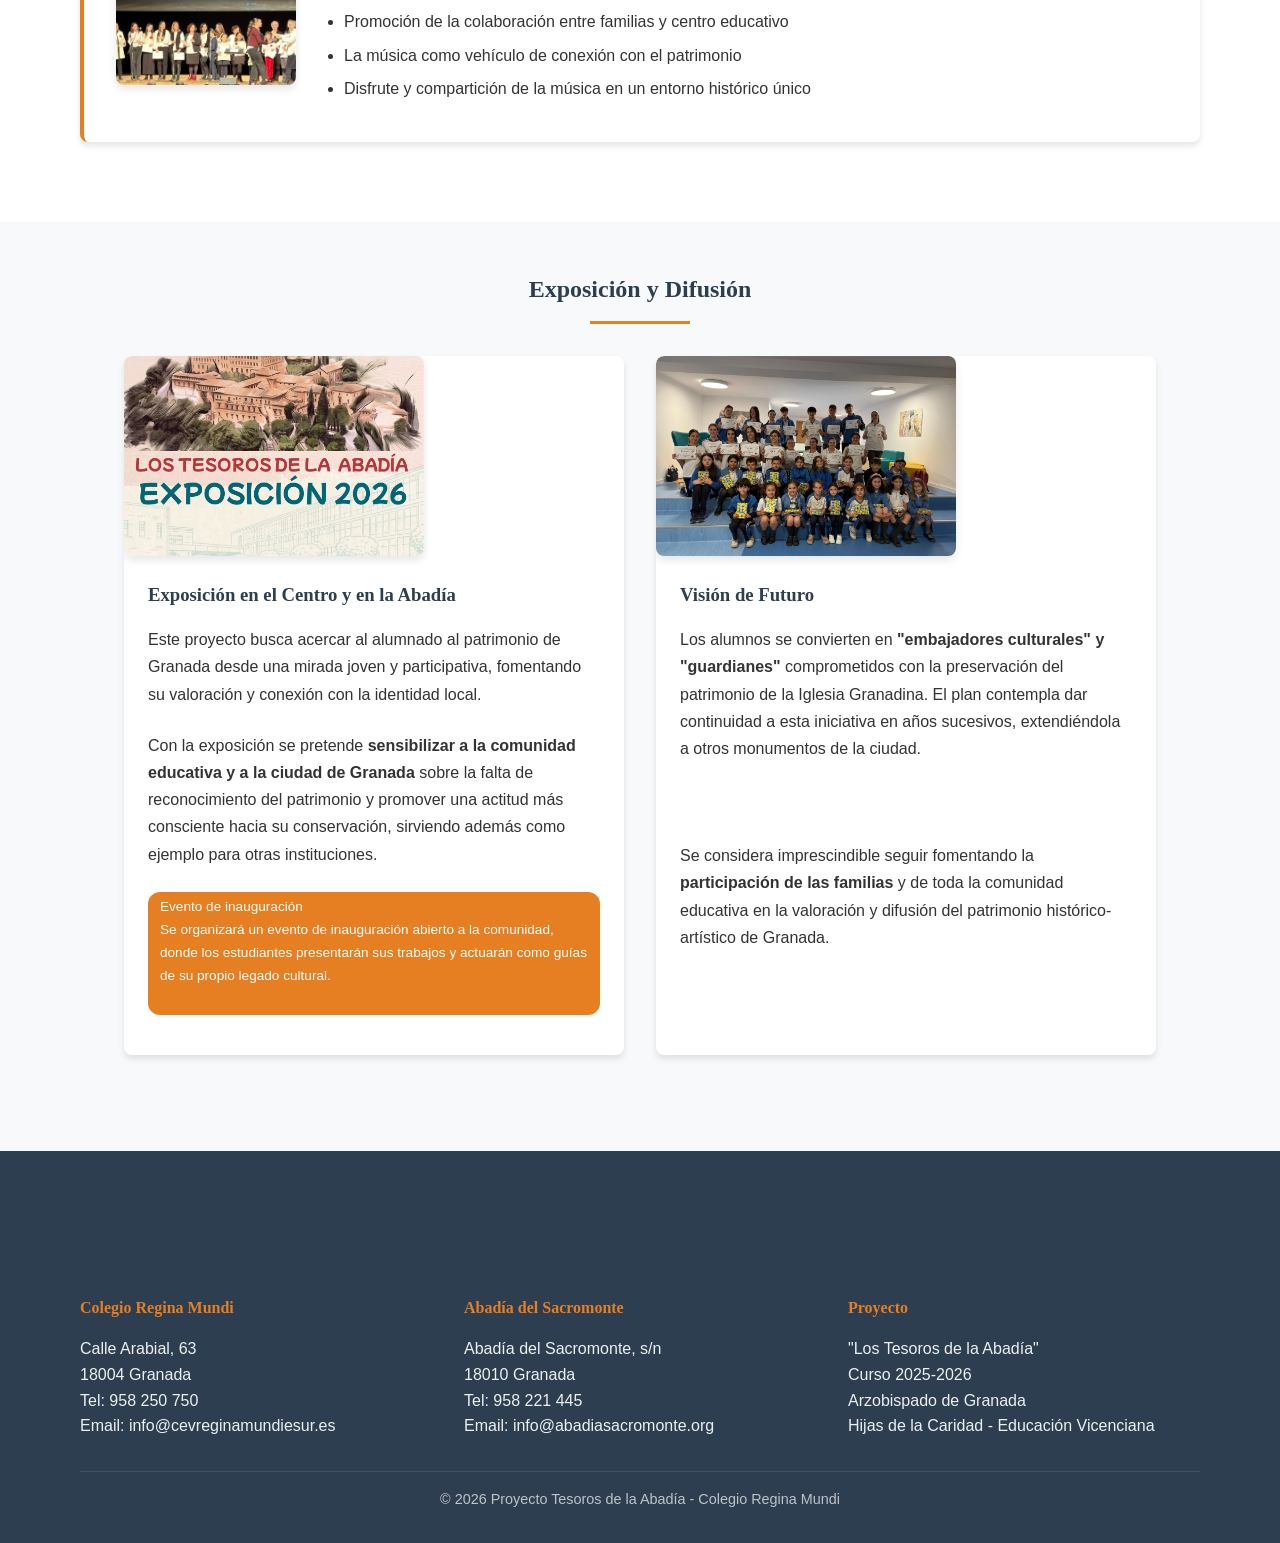
<file: trabajo TIC/departamentos.html>
<!DOCTYPE html>
<html lang="es">
<head>
    <meta charset="UTF-8">
    <meta name="viewport" content="width=device-width, initial-scale=1.0">
    <title>Departamentos - Tesoros de la Abadía</title>
    <link rel="stylesheet" href="style.css">
    <link rel="icon" href="images/logo-colegio.jpg">
</head>
<body>
    <header>
        <div class="container header-content">
            <div class="logos">
                <img src="images/logo-colegio.jpg" alt="Logo Colegio Regina Mundi" class="logo">
                <img src="images/logo-abadia.png" alt="Logo Abadía del Sacromonte" class="logo">
            </div>
            <nav>
                <ul>
                    <li><a href="index.html">Inicio</a></li>
                    <li><a href="departamentos.html" class="active">Departamentos</a></li>
                    <li><a href="index.html#mapas">Ubicaciones</a></li>
                    <li><a href="index.html#proyecto">El Proyecto</a></li>
                </ul>
            </nav>
        </div>
    </header>

    <section class="hero departamentos-hero">
        <div class="container">
            <h1>Los Tesoros de la Abadía</h1>
            <p>Propuesta de Innovación Educativa: Arte Sacro Granadino &mdash; Curso 2025-2026</p>
        </div>
    </section>

    <!-- CIENCIAS SANITARIAS -->
    <section class="section section-alt">
        <div class="container">
            <h2 class="section-title">Ciencias Sanitarias</h2>

            <div class="department-card">
                <div class="card-header">
                    <div>
                        <h3>Educación Física</h3>
                        <span class="course-badge">Todos los cursos</span>
                    </div>
                </div>
                <div class="card-body">
                    <div class="card-image">
                        <img src="images/educacion-fisica.png" alt="Educación Física">
                    </div>
                    <div class="card-text">
                        <p>Diseño de una <strong>ruta de 3,8 km</strong> con un desnivel de <strong>152 metros</strong> para explorar el entorno natural de la Abadía del Sacromonte, integrando la actividad física con el conocimiento del patrimonio.</p>
                        <ul>
                            <li>Recorrido por los alrededores de la Abadía</li>
                            <li>Desnivel controlado y apto para estudiantes</li>
                            <li>Conexión entre ejercicio físico y patrimonio cultural</li>
                        </ul>
                    </div>
                </div>
            </div>

            <div class="department-card">
                <div class="card-header">
                    <div>
                        <h3>Biología</h3>
                        <span class="course-badge">1º ESO</span>
                    </div>
                </div>
                <div class="card-body">
                    <div class="card-image">
                        <img src="images/biologia-ave.png" alt="Estudio de aves">
                    </div>
                    <div class="card-text">
                        <p><strong>Estudio de la biodiversidad de avifauna</strong> en la Abadía del Sacromonte mediante el reconocimiento auditivo del canto de las aves, utilizando la aplicación <strong>Merlin Bird ID</strong>.</p>
                        <ul>
                            <li>Observación directa y aplicación del método científico en campo</li>
                            <li>Identificación de especies autóctonas mediante sus cantos</li>
                            <li>Vinculación con el proyecto de dibujo científico en Plástica</li>
                        </ul>

                        <h4 class="species-title">Especies identificadas</h4>
                        <div class="species-grid">
                            <div class="species-item">
                                <span class="species-name">Gorrión común</span>
                                <span class="species-sci">Passer domesticus</span>
                            </div>
                            <div class="species-item">
                                <span class="species-name">Serín verdecillo</span>
                                <span class="species-sci">Serinus serinus</span>
                            </div>
                            <div class="species-item">
                                <span class="species-name">Avión común</span>
                                <span class="species-sci">Delichon urbicum</span>
                            </div>
                            <div class="species-item">
                                <span class="species-name">Estornino negro</span>
                                <span class="species-sci">Sturnus unicolor</span>
                            </div>
                            <div class="species-item">
                                <span class="species-name">Verderón común</span>
                                <span class="species-sci">Chloris chloris</span>
                            </div>
                            <div class="species-item">
                                <span class="species-name">Cernícalo primilla</span>
                                <span class="species-sci">Falco naumanni</span>
                            </div>
                            <div class="species-item">
                                <span class="species-name">Rabilargo</span>
                                <span class="species-sci">Cyanopica cooki</span>
                            </div>
                        </div>

                        <div class="image-gallery">
                            <img src="images/biologia-salida-alumnos1.png" alt="Salida al campo">
                            <img src="images/biologia-salida-alumnos2.png" alt="Alumnos trabajando">
                        </div>
                    </div>
                </div>
            </div>
        </div>
    </section>

    <!-- CIENCIAS TECNOLÓGICAS -->
    <section class="section">
        <div class="container">
            <h2 class="section-title">Ciencias Tecnológicas</h2>

            <div class="department-card">
                <div class="card-header">
                    <div>
                        <h3>Física y Química</h3>
                        <span class="course-badge">2º ESO</span>
                    </div>
                </div>
                <div class="card-body">
                    <div class="card-image">
                        <img src="images/quimica.png" alt="Física y Química">
                    </div>
                    <div class="card-text">
                        <p>Investigación de <strong>15 elementos químicos</strong> presentes en distintos lugares de la Abadía del Sacromonte: el Cristo de los Gitanos, las cuevas, los Libros Plúmbeos y otros elementos arquitectónicos y artísticos.</p>
                        <ul>
                            <li>Identificación del tipo de elemento (metal, no metal o metaloide)</li>
                            <li>Análisis de su función en la construcción o en la obra artística</li>
                            <li>Estudio de su conservación y deterioro con el paso del tiempo</li>
                        </ul>
                        <div class="image-gallery">
                            <img src="images/quimica2.png" alt="Laboratorio" class="quimica2-fix">
                        </div>
                    </div>
                </div>
            </div>

            <div class="department-card">
                <div class="card-header">
                    <div>
                        <h3>Matemáticas</h3>
                        <span class="course-badge">4º ESO</span>
                    </div>
                </div>
                <div class="card-body">
                    <div class="card-text">
                        <p>Proyecto <strong>"Buscar, medir y calcular"</strong>. El alumnado aplica conceptos matemáticos al estudio de la Abadía: mediciones, cálculos geométricos y resolución de problemas basados en elementos arquitectónicos reales del monumento.</p>
                    </div>
                </div>
            </div>

            <div class="department-card">
                <div class="card-header">
                    <div>
                        <h3>Tecnología (TIC)</h3>
                        <span class="course-badge">2º ESO y 1º Bachillerato</span>
                    </div>
                </div>
                <div class="card-body">
                    <div class="card-text">
                        <p>Creación de <strong>juegos y mapas interactivos</strong> con los contenidos trabajados por otros departamentos, así como el desarrollo de esta <strong>web del proyecto</strong>.</p>
                        <ul>
                            <li>Desarrollo web con integración de contenidos multimedia</li>
                            <li>Mapas interactivos del entorno de la Abadía</li>
                            <li>Juegos educativos sobre el patrimonio sacromontano</li>
                        </ul>
                    </div>
                </div>
            </div>

            <div class="department-card">
                <div class="card-header">
                    <div>
                        <h3>Dibujo Técnico</h3>
                        <span class="course-badge">4º ESO</span>
                    </div>
                </div>
                <div class="card-body">
                    <div class="card-image">
                        <img src="images/dibujo-tecnico-claustro.png" alt="Perspectiva del claustro">
                    </div>
                    <div class="card-text">
                        <p>Realización de <strong>perspectivas cónicas</strong> de vistas de la Abadía del Sacromonte, aplicando técnicas de representación arquitectónica. Los trabajos se expondrán en el centro.</p>
                        <ul>
                            <li>Aplicación de la perspectiva cónica a la arquitectura real</li>
                            <li>Representación de espacios emblemáticos de la Abadía</li>
                            <li>Exposición final de los trabajos en el colegio</li>
                        </ul>
                        <div class="image-gallery">
                            <img src="images/dibujo-tecnico-planos-abadia.png" alt="Planos de la Abadía" class="dibujo-tecnico-planos-abadia-fix">
                        </div>
                    </div>
                </div>
            </div>
        </div>
    </section>

    <!-- SOCIALES Y HUMANÍSTICOS -->
    <section class="section section-alt">
        <div class="container">
            <h2 class="section-title">Sociales y Humanísticos</h2>

            <div class="department-card">
                <div class="card-header">
                    <div>
                        <h3>Religión</h3>
                        <span class="course-badge">4º ESO</span>
                    </div>
                </div>
                <div class="card-body">
                    <div class="card-image">
                        <img src="images/cartel-dia-de-la-cruz.png" alt="Día de la Cruz">
                    </div>
                    <div class="card-text">
                        <p>Descubrimiento del <strong>sentido y valor de las peregrinaciones</strong>: su historia, sus raíces y su significado como manifestación popular de fe. Investigación de la peregrinación a la Abadía del Sacromonte, una tradición granadina que une devoción, cultura e historia.</p>
                        <ul>
                            <li>Investigación del hallazgo de los <strong>Libros Plúmbeos en 1595</strong> y el origen de las cruces del Sacromonte</li>
                            <li>Análisis del papel de los <strong>gremios</strong> y los <strong>exvotos</strong> como expresión de fe popular</li>
                            <li>Estudio de la <strong>Vía Sacra</strong> (1633) como recreación espiritual de Jerusalén</li>
                            <li>Profundización en la figura de <strong>San Cecilio</strong> y los <strong>Santos Mártires</strong></li>
                            <li>Elaboración de una <strong>"Guía de Intérprete"</strong> que sintetiza: origen de las cruces, gremios, Vía Sacra y significado actual del patrimonio</li>
                        </ul>
                    </div>
                </div>
            </div>

            <div class="department-card highlight-card">
                <div class="card-header">
                    <div>
                        <h3>Lengua Castellana y Literatura</h3>
                        <span class="course-badge">Concurso Literario Regina Mundi 2025-2026</span>
                    </div>
                </div>
                 <div class="card-body">
                     <div class="contest-info-box">
                         <div class="contest-banner">
                             <div class="contest-title">
                                 <span class="contest-icon">&#128394;</span>
                                 <h4>Concurso Literario Regina Mundi 2025-2026</h4>
                             </div>
                             <p class="contest-intro">Los participantes deberán escribir un <strong>relato de misterio</strong> acaecido durante su época de estudiantes en la <strong>Abadía del Sacromonte (1610-1835)</strong>.</p>
                         </div>

                         <div class="contest-rules">
                             <div class="rule">
                                 <span class="rule-icon">&#128221;</span>
                                 <div>
                                     <strong>Formato</strong>
                                     <p>Narración en primera persona con forma de diario, con entradas fechadas. Hojas manuscritas y envejecidas, tamaño cuartilla, grapadas o cosidas.</p>
                                 </div>
                             </div>
                             <div class="rule">
                                 <span class="rule-icon">&#128196;</span>
                                 <div>
                                     <strong>Extensión</strong>
                                     <p>Entre 300 y 600 palabras.</p>
                                 </div>
                             </div>
                             <div class="rule">
                                 <span class="rule-icon">&#128197;</span>
                                 <div>
                                     <strong>Fecha límite</strong>
                                     <p>27 de marzo de 2026</p>
                                 </div>
                             </div>
                             <div class="rule">
                                 <span class="rule-icon">&#127942;</span>
                                 <div>
                                     <strong>Premios</strong>
                                     <p>Ganadores anunciados el 23 de abril de 2026. Premios patrocinados por la AMPA del colegio.</p>
                                 </div>
                             </div>
                         </div>
                     </div>

                     <div class="image-gallery">
                         <img src="images/lengua-concurso-literario-portada.png" alt="Portada del concurso">
                         <img src="images/lengua-concurso-literario-instrucciones.png" alt="Instrucciones">
                         <img src="images/lengua-concurso-literario-diarios1.png" alt="Diario 1">
                         <img src="images/lengua-concurso-literario-diarios2.png" alt="Diario 2">
                         <img src="images/lengua-concurso-literario-diarios3.png" alt="Diario 3">
                     </div>
                 </div>
            </div>

            <div class="department-card">
                <div class="card-header">
                    <div>
                        <h3>Plástica</h3>
                        <span class="course-badge">1º ESO</span>
                    </div>
                </div>
                <div class="card-body">
                    <div class="card-image">
                        <img src="images/plastica-ave1.png" alt="Dibujo científico de aves">
                    </div>
                    <div class="card-text">
                        <p><strong>Dibujo científico</strong> de las aves endémicas del Sacromonte. En colaboración con el departamento de Biología, el alumnado representa gráficamente las especies identificadas durante las salidas de campo.</p>
                        <div class="image-gallery">
                            <img src="images/plastica-ave2.png" alt="Dibujos de aves" class="plastica-ave2-fix">
                        </div>
                    </div>
                </div>
            </div>

            <div class="department-card">
                <div class="card-header">
                    <div>
                        <h3>Plástica</h3>
                        <span class="course-badge">3º ESO</span>
                    </div>
                </div>
                <div class="card-body">
                    <div class="card-image">
                        <img src="images/plastica-tapiz.png" alt="Estudio de tapices">
                    </div>
                    <div class="card-text">
                        <p><strong>"El secreto de los tapices"</strong>. Estudio de los tapices de la Abadía, con presentación, dibujo en claroscuro de fragmentos y relieve coloreado. Los trabajos se expondrán colaborando con el proyecto solidario de la <strong>Cruz de Mayo</strong> del colegio.</p>
                    </div>
                </div>
            </div>

            <div class="department-card">
                <div class="card-header">
                    <div>
                        <h3>Latín</h3>
                        <span class="course-badge">1º y 2º Bachillerato</span>
                    </div>
                </div>
                <div class="card-body">
                    <div class="card-text">
                        <p>Aproximación al estudio de los <strong>clásicos latinos</strong> a través del catálogo de la biblioteca histórica de la Abadía del Sacromonte (siglo XVII). El alumnado investiga cómo se estudiaban y transmitían estos textos en el contexto del seminario y colegio de la Abadía.</p>
                        <ul>
                            <li>Investigación en el catálogo bibliográfico histórico</li>
                            <li>Traducción de textos relacionados con la historia de la Abadía</li>
                            <li>Conexión entre el mundo clásico y el patrimonio local granadino</li>
                        </ul>
                    </div>
                </div>
            </div>

            <div class="department-card highlight-card">
                <div class="card-header">
                    <div>
                        <h3>Historia</h3>
                        <span class="course-badge">4º ESO</span>
                    </div>
                </div>
                <div class="card-body">
                    <div class="card-image">
                        <img src="images/historia-trabajando-en-clase.png" alt="Historia en clase">
                    </div>
                    <div class="card-text">
                        <p><strong>"Espías, armas y secretos: España y la independencia de EEUU"</strong></p>
                        <p>La Abadía del Sacromonte se convierte en el punto de partida de este trabajo. El alumnado descubre cómo, desde este lugar granadino y a través de figuras como <strong>Francisco de Saavedra</strong>, los <strong>Gálvez</strong> y los reyes <strong>Carlos III y Carlos IV</strong>, España desempeñó un papel clave en la independencia americana.</p>
                        <p>El proyecto culmina con la creación de <strong>avatares generados con IA</strong>, donde cada personaje histórico narra en primera persona su papel en la independencia de los Estados Unidos.</p>
                    </div>
                </div>
            </div>

            <div class="department-card">
                <div class="card-header">
                    <div>
                        <h3>Historia del Mundo Contemporáneo</h3>
                        <span class="course-badge">1º Bachillerato</span>
                    </div>
                </div>
                <div class="card-body">
                    <div class="card-text">
                        <p>Estudio de <strong>Francisco de Saavedra</strong>, personaje pintado por <strong>Goya</strong>, y los responsables de la restauración de su retrato. Elaboración de un <strong>cuaderno de actividades</strong> para comprender la importancia de la participación directa de España en la independencia de los Estados Unidos a través de este personaje clave.</p>
                        <p><strong>Colaboración con el Departamento de Lengua Extranjera</strong> para la traducción de los textos.</p>
                    </div>
                </div>
            </div>

            <div class="department-card">
                <div class="card-header">
                    <div>
                        <h3>Lengua Extranjera (Inglés)</h3>
                        <span class="course-badge">1º Bachillerato</span>
                    </div>
                </div>
                <div class="card-body">
                    <div class="card-image">
                        <img src="images/ingles-trabajando-en-clase.png" alt="Inglés en clase">
                    </div>
                    <div class="card-text">
                        <p>Estudio de la <strong>independencia de los Estados Unidos y la Abadía del Sacromonte</strong> desde la perspectiva anglófona:</p>
                        <ul>
                            <li>Ruptura con Gran Bretaña y rechazo al rey Jorge III</li>
                            <li>Nacimiento de Estados Unidos como país independiente</li>
                            <li>Las ideas de <strong>John Locke</strong>: derechos naturales (vida, libertad, felicidad)</li>
                            <li>Alianzas internacionales: Francia y España</li>
                            <li>Influencia en revoluciones posteriores, como la Revolución Francesa</li>
                            <li>Bases del sistema político republicano</li>
                        </ul>
                        <p class="highlight-note">Colaboración con el Departamento de Historia para la traducción de textos y materiales del proyecto.</p>
                        <div class="image-gallery">
                            <img src="images/ingles-trabajo.png" alt="Trabajo en Inglés" class="ingles-trabajo-fix">
                        </div>
                    </div>
                </div>
            </div>

             <div class="department-card">
                 <div class="card-header">
                     <div>
                         <h3>Economía</h3>
                         <span class="course-badge">1º Bachillerato</span>
                     </div>
                 </div>
                 <div class="card-body">
                     <div class="card-text">
                         <p>Análisis del <strong>impacto multidimensional</strong> de la Abadía en la identidad local de Granada y Andalucía, su relevancia en la economía a través del <strong>turismo cultural</strong> y la generación de <strong>empleo indirecto</strong>.</p>
                         <ul>
                             <li>Estudio de la Abadía desde su vertiente económica a lo largo de la historia</li>
                             <li>Comprensión de los contextos sociales, políticos y religiosos que la moldearon</li>
                             <li>El patrimonio como recurso económico sostenible</li>
                             <li>Los alumnos como <strong>agentes multiplicadores</strong> de la conciencia patrimonial</li>
                         </ul>
                     </div>
                 </div>
             </div>

             <div class="department-card">
                 <div class="card-header">
                     <div>
                         <h3>Patrimonio Cultural de Andalucía</h3>
                         <span class="course-badge">1º Bachillerato</span>
                     </div>
                 </div>
                 <div class="card-body">
                     <div class="card-text">
                         <p>Capacitar al alumnado para <strong>conocer, valorar y compartir activamente</strong> el patrimonio cultural de la Abadía del Sacromonte, consolidando su rol como ciudadanos comprometidos y promotores de su herencia cultural.</p>
                         <ul>
                             <li>Los alumnos se transforman en <strong>embajadores culturales</strong></li>
                             <li>Planificación de eventos de difusión del patrimonio</li>
                             <li>Investigación y documentación de los bienes culturales de la Abadía</li>
                             <li>Conexión con la identidad cultural andaluza</li>
                         </ul>
                     </div>
                 </div>
             </div>

            <div class="department-card">
                <div class="card-header">
                    <div>
                        <h3>Música &mdash; Comunidad Educativa</h3>
                        <span class="course-badge">Participación de toda la comunidad</span>
                    </div>
                </div>
                <div class="card-body">
                    <div class="card-image">
                        <img src="images/musica-coro.png" alt="Coro del colegio">
                    </div>
                    <div class="card-text">
                        <p>Propuesta de realización de un <strong>concierto en la Abadía del Sacromonte</strong> con la participación de <strong>padres, profesores y alumnos</strong>, siguiendo el modelo de actividades similares que ya se han llevado a cabo con éxito.</p>
                        <ul>
                            <li>Fortalecimiento de los lazos intergeneracionales</li>
                            <li>Promoción de la colaboración entre familias y centro educativo</li>
                            <li>La música como vehículo de conexión con el patrimonio</li>
                            <li>Disfrute y compartición de la música en un entorno histórico único</li>
                        </ul>
                    </div>
                </div>
            </div>
        </div>
    </section>

     <!-- EXPOSICIÓN Y DIFUSIÓN -->
     <section class="section section-exhibition">
         <div class="container">
             <h2 class="section-title">Exposición y Difusión</h2>
             
             <div class="exhibition-container">
                 <div class="exhibition-item">
                     <div class="exhibition-image">
                         <img src="images/exposicion-en-el-centro-y-en-la-abadia.png" alt="Exposición">
                     </div>
                     <div class="exhibition-text">
                         <h3>Exposición en el Centro y en la Abadía</h3>
                         <p>Este proyecto busca acercar al alumnado al patrimonio de Granada desde una mirada joven y participativa, fomentando su valoración y conexión con la identidad local.</p>
                         <p>Con la exposición se pretende <strong>sensibilizar a la comunidad educativa y a la ciudad de Granada</strong> sobre la falta de reconocimiento del patrimonio y promover una actitud más consciente hacia su conservación, sirviendo además como ejemplo para otras instituciones.</p>
                         <div class="exhibition-event">
                             <span class="event-badge">Evento de inauguración</span>
                             <p>Se organizará un evento de inauguración abierto a la comunidad, donde los estudiantes presentarán sus trabajos y actuarán como guías de su propio legado cultural.</p>
                         </div>
                     </div>
                 </div>
                 
                 <div class="exhibition-item">
                     <div class="exhibition-image">
                         <img src="images/alumnos-regina-mundi.png" alt="Alumnos">
                     </div>
                     <div class="exhibition-text">
                         <h3>Visión de Futuro</h3>
                         <p>Los alumnos se convierten en <strong>"embajadores culturales" y "guardianes"</strong> comprometidos con la preservación del patrimonio de la Iglesia Granadina. El plan contempla dar continuidad a esta iniciativa en años sucesivos, extendiéndola a otros monumentos de la ciudad.</p>
                         <p>Se considera imprescindible seguir fomentando la <strong>participación de las familias</strong> y de toda la comunidad educativa en la valoración y difusión del patrimonio histórico-artístico de Granada.</p>
                     </div>
                 </div>
             </div>
         </div>
     </section>



     <footer>

    <footer>
        <div class="container">
            <div class="footer-content">
                <div class="footer-section">
                    <h4>Colegio Regina Mundi</h4>
                    <p>Calle Arabial, 63<br>18004 Granada</p>
                    <p>Tel: 958 250 750<br>Email: info@cevreginamundiesur.es</p>
                </div>
                <div class="footer-section">
                    <h4>Abadía del Sacromonte</h4>
                    <p>Abadía del Sacromonte, s/n<br>18010 Granada</p>
                    <p>Tel: 958 221 445<br>Email: info@abadiasacromonte.org</p>
                </div>
                <div class="footer-section">
                    <h4>Proyecto</h4>
                    <p>"Los Tesoros de la Abadía"<br>Curso 2025-2026</p>
                    <p>Arzobispado de Granada<br>Hijas de la Caridad - Educación Vicenciana</p>
                </div>
            </div>
            <div class="footer-bottom">
                <p>&copy; 2026 Proyecto Tesoros de la Abadía - Colegio Regina Mundi</p>
            </div>
        </div>
    </footer>
</body>
</html>
</file>
<file: trabajo TIC/style.css>
* {
    margin: 0;
    padding: 0;
    box-sizing: border-box;
}

body {
    font-family: 'Segoe UI', Tahoma, Geneva, Verdana, sans-serif;
    line-height: 1.6;
    color: #333;
    background-color: #f8f9fa;
}

h1, h2, h3, h4 {
    font-family: 'Georgia', serif;
    color: #2c3e50;
    margin-bottom: 1rem;
}

a {
    text-decoration: none;
    color: #3498db;
}

a:hover {
    color: #2980b9;
}

.container {
    width: 90%;
    max-width: 1200px;
    margin: 0 auto;
    padding: 0 1rem;
}

header {
    background-color: #fff;
    box-shadow: 0 2px 5px rgba(0,0,0,0.1);
    padding: 1rem 0;
    position: sticky;
    top: 0;
    z-index: 1000;
}

.header-content {
    display: flex;
    justify-content: space-between;
    align-items: center;
}

.logos {
    display: flex;
    align-items: center;
    gap: 2rem;
}

.logo {
    height: 60px;
    width: auto;
}

nav ul {
    display: flex;
    list-style: none;
    gap: 2rem;
}

nav a {
    font-weight: 500;
    color: #2c3e50;
    padding: 0.5rem 0;
    position: relative;
}

nav a.active {
    color: #e67e22;
}

nav a::after {
    content: '';
    position: absolute;
    bottom: 0;
    left: 0;
    width: 0;
    height: 2px;
    background-color: #e67e22;
    transition: width 0.3s;
}

nav a:hover::after {
    width: 100%;
}

/* Hero Section */
.hero {
    background: linear-gradient(rgba(0,0,0,0.7), rgba(0,0,0,0.7)), url('https://abadiasacromonte.org/wp-content/uploads/2023/06/Screenshot_2.png');
    background-size: cover;
    background-position: center;
    color: white;
    padding: 4rem 0;
    text-align: center;
    margin-bottom: 3rem;
}

.departamentos-hero {
    background: linear-gradient(rgba(230, 126, 34, 0.8), rgba(230, 126, 34, 0.8)), url('images/abadia.jpg');
    background-size: cover;
    background-position: center;
}

.hero h1 {
    font-size: 2.5rem;
    color: white;
    margin-bottom: 1rem;
}

.hero p {
    font-size: 1.2rem;
    max-width: 800px;
    margin: 0 auto;
}

.section {
    padding: 3rem 0;
}

.section-alt {
    background-color: #fff;
}

.section-title {
    text-align: center;
    margin-bottom: 2rem;
    position: relative;
    padding-bottom: 1rem;
}

.section-title::after {
    content: '';
    position: absolute;
    bottom: 0;
    left: 50%;
    transform: translateX(-50%);
    width: 100px;
    height: 3px;
    background-color: #e67e22;
}

/* Project Overview */
.project-grid {
    display: grid;
    grid-template-columns: repeat(auto-fit, minmax(280px, 1fr));
    gap: 1.5rem;
    margin-bottom: 2rem;
}

.project-card {
    background-color: white;
    border-radius: 8px;
    box-shadow: 0 4px 6px rgba(0,0,0,0.1);
    padding: 1.5rem;
    text-align: center;
    border-left: 4px solid #e67e22;
}

.project-card.full-width {
    grid-column: 1 / -1;
    text-align: left;
}

.project-icon {
    font-size: 2.5rem;
    margin-bottom: 1rem;
    color: #e67e22;
    display: block;
}

.project-card h3 {
    color: #2c3e50;
    margin-bottom: 0.75rem;
}

.project-card p {
    line-height: 1.7;
}

/* Department Cards */
.department-card {
    background-color: white;
    border-radius: 8px;
    box-shadow: 0 4px 6px rgba(0,0,0,0.1);
    padding: 2rem;
    margin-bottom: 2rem;
    border-left: 4px solid #e67e22;
    overflow: hidden;
}

/* Full-width department cards */
.department-card.full-width {
    margin-left: calc(-50vw + 50%);
    margin-right: calc(-50vw + 50%);
    max-width: 100vw;
    width: auto;
    border-left: none;
    border-radius: 0;
    padding: 3rem 2rem;
    margin-bottom: 3rem;
}

/* Keep the border-left for full-width cards if needed */
.department-card.full-width .card-header {
    border-left: 4px solid #e67e22;
    padding-left: 1rem;
    margin-bottom: 1.5rem;
}

.department-card h3 {
    color: #2c3e50;
    margin-bottom: 0.5rem;
}

.course-badge {
    display: inline-block;
    background-color: #ecf0f1;
    color: #2c3e50;
    padding: 0.25rem 0.75rem;
    border-radius: 12px;
    font-size: 0.85rem;
    font-weight: 500;
    margin-bottom: 1rem;
}

.card-header {
    display: flex;
    justify-content: space-between;
    align-items: flex-start;
    margin-bottom: 1rem;
}

.card-body {
    display: flex;
    gap: 1.5rem;
}

.card-image {
    flex-shrink: 0;
    width: 180px;
    height: 180px;
    border-radius: 8px;
    overflow: hidden;
    box-shadow: 0 4px 8px rgba(0,0,0,0.1);
}

.card-image img {
    width: 100%;
    height: 100%;
    object-fit: cover;
}

.card-text {
    flex: 1;
}

.card-text p {
    margin-bottom: 1rem;
    line-height: 1.7;
}

.card-text ul {
    margin-left: 1.5rem;
}

.card-text li {
    margin-bottom: 0.5rem;
}

.highlight-card {
    border-left-color: #e74c3c;
}

.highlight-card .course-badge {
    background-color: #fadbd8;
    color: #c0392b;
}

.image-gallery {
    display: grid;
    grid-template-columns: repeat(auto-fit, minmax(150px, 1fr));
    gap: 1rem;
    margin-top: 1rem;
}

.image-gallery img {
    width: 100%;
    height: auto;
    object-fit: contain;
    border-radius: 8px;
    box-shadow: 0 4px 8px rgba(0,0,0,0.1);
    background-color: #f8f9fa;
}

/* Specific fixes for problematic images */
.quimica2-fix,
.dibujo-tecnico-planos-abadia-fix,
.plastica-ave2-fix,
.ingles-trabajo-fix {
    object-fit: contain !important;
}

.quimica2-fix {
    height: 200px !important;
}

.dibujo-tecnico-planos-abadia-fix {
    height: 180px !important;
}

.plastica-ave2-fix {
    height: 180px !important;
}

.ingles-trabajo-fix {
    height: 180px !important;
}

/* Contest Section */
.contest-info-box {
    background-color: #fff3cd;
    border: 2px solid #e67e22;
    border-radius: 8px;
    padding: 1.5rem;
    margin-bottom: 1.5rem;
}

.contest-banner {
    background: linear-gradient(135deg, #f39c12, #e67e22);
    color: white;
    padding: 1rem;
    border-radius: 6px;
    margin-bottom: 1rem;
    text-align: center;
}

.contest-title {
    display: flex;
    align-items: center;
    justify-content: center;
    gap: 0.5rem;
    margin-bottom: 0.75rem;
}

.contest-icon {
    font-size: 1.5rem;
}

.contest-title h4 {
    margin: 0;
    font-size: 1.25rem;
}

.contest-intro {
    font-size: 1.1rem;
    opacity: 0.9;
}

.contest-rules {
    margin-top: 1.5rem;
}

.rule {
    display: flex;
    align-items: flex-start;
    margin-bottom: 1rem;
}

.rule-icon {
    flex-shrink: 0;
    margin-top: 0.25rem;
    margin-right: 0.75rem;
    font-size: 1.2rem;
    color: #e67e22;
}

.rule div {
    flex: 1;
}

.rule strong {
    display: block;
    margin-bottom: 0.25rem;
    color: #2c3e50;
}

/* Species Grid */
.species-title {
    color: #2c3e50;
    margin: 1.5rem 0 1rem;
}

.species-grid {
    display: grid;
    grid-template-columns: repeat(auto-fill, minmax(180px, 1fr));
    gap: 1rem;
    margin-bottom: 1.5rem;
}

.species-item {
    background-color: #ecf0f1;
    padding: 0.75rem;
    border-radius: 6px;
    text-align: center;
}

.species-name {
    font-weight: 600;
    margin-bottom: 0.25rem;
}

.species-sci {
    font-style: italic;
    color: #7f8c8d;
    font-size: 0.9rem;
}

/* Exhibition Section */
.section-exhibition {
    background-color: #f8f9fa;
}

.exhibition-container {
    display: flex;
    flex-wrap: wrap;
    gap: 2rem;
    justify-content: center;
    align-items: stretch;
}

.exhibition-item {
    background-color: white;
    border-radius: 8px;
    box-shadow: 0 4px 6px rgba(0,0,0,0.1);
    overflow: hidden;
    display: flex;
    flex-direction: column;
    width: 100%;
    max-width: 500px;
}

.exhibition-image {
    flex-shrink: 0;
    width: 100%;
    height: 250px;
    overflow: hidden;
}

.exhibition-image img {
    width: 100%;
    height: 100%;
    object-fit: cover;
}

.exhibition-text {
    flex: 1;
    padding: 1.5rem;
    display: flex;
    flex-direction: column;
}

.exhibition-text h3 {
    color: #2c3e50;
    margin-bottom: 1rem;
}

.exhibition-text p {
    flex-grow: 1;
    margin-bottom: 1.5rem;
    line-height: 1.7;
}

.exhibition-event {
    display: inline-block;
    background-color: #e67e22;
    color: white;
    padding: 0.25rem 0.75rem;
    border-radius: 12px;
    font-size: 0.85rem;
    font-weight: 500;
    margin-top: auto;
}

/* Responsive design for exhibition */
@media (max-width: 768px) {
    .exhibition-item {
        flex-direction: column;
    }
    
    .exhibition-image {
        height: 200px;
    }
    
    .exhibition-text {
        padding: 1.25rem;
    }
}

.exhibition-card {
    display: flex;
    gap: 2rem;
    margin-bottom: 2.5rem;
    align-items: flex-start;
}

.exhibition-card.reverse {
    flex-direction: row-reverse;
}

.exhibition-content {
    flex: 1;
}

.exhibition-image {
    flex-shrink: 0;
    width: 300px;
    height: 200px;
    border-radius: 8px;
    overflow: hidden;
    box-shadow: 0 4px 8px rgba(0,0,0,0.1);
}

.exhibition-image img {
    width: 100%;
    height: 100%;
    object-fit: cover;
}

.exhibition-text h3 {
    color: #2c3e50;
    margin-bottom: 1rem;
}

.exhibition-text p {
    margin-bottom: 1.5rem;
    line-height: 1.7;
}

.exhibition-event {
    display: inline-block;
    background-color: #e67e22;
    color: white;
    padding: 0.25rem 0.75rem;
    border-radius: 12px;
    font-size: 0.85rem;
    font-weight: 500;
    margin-bottom: 1rem;
}

.highlight-note {
    display: inline-block;
    background-color: #3498db;
    color: white;
    padding: 0.25rem 0.5rem;
    border-radius: 4px;
    font-size: 0.85rem;
    margin-top: 0.5rem;
}

/* Footer */
footer {
    background-color: #2c3e50;
    color: white;
    padding: 3rem 0 1rem;
    margin-top: 3rem;
}

.footer-content {
    display: grid;
    grid-template-columns: repeat(auto-fit, minmax(250px, 1fr));
    gap: 2rem;
    margin-bottom: 2rem;
}

.footer-section h4 {
    color: #e67e22;
    margin-bottom: 1rem;
}

.footer-section p, .footer-section a {
    color: #ecf0f1;
}

.footer-section a:hover {
    color: #e67e22;
}

.footer-bottom {
    text-align: center;
    padding-top: 1rem;
    border-top: 1px solid rgba(255,255,255,0.1);
    color: #bdc3c7;
    font-size: 0.9rem;
}

/* Responsive Design */
@media (max-width: 768px) {
    .header-content {
        flex-direction: column;
        gap: 1rem;
    }

    .logos {
        flex-direction: column;
        gap: 1rem;
    }

    nav ul {
        flex-direction: column;
        align-items: center;
        gap: 1rem;
    }

    .hero h1 {
        font-size: 2rem;
    }
    
    .departamentos-hero h1 {
        font-size: 1.8rem;
    }
    
    .departamentos-hero p {
        font-size: 1rem;
    }
    
    .project-grid {
        grid-template-columns: 1fr;
    }
    
    .card-body {
        flex-direction: column;
    }
    
    .card-image {
        width: 100%;
        height: 200px;
        margin-bottom: 1rem;
    }
    
    .exhibition-card,
    .exhibition-card.reverse {
        flex-direction: column;
        text-align: center;
    }
    
    .exhibition-image {
        width: 100%;
        height: 250px;
        margin-bottom: 1.5rem;
    }
    
.map-container {
    width: 100%;
    height: 500px;
    border-radius: 12px;
    overflow: hidden;
    margin-top: 1.5rem;
    box-shadow: 0 8px 20px rgba(0,0,0,0.15);
    border: 1px solid #eee;
    background-color: #f8f9fa;
    position: relative;
}

.map-container.loading {
    background-color: #f8f9fa;
}

.map-container.loading::after {
    content: 'Cargando mapa...';
    position: absolute;
    top: 50%;
    left: 50%;
    transform: translate(-50%, -50%);
    color: #666;
    font-style: italic;
    font-size: 1.1rem;
    z-index: 10;
}

.map-inner-container {
    width: 100%;
    height: 100%;
}

.map-container iframe {
    width: 100%;
    height: 100%;
    border: 0;
    display: block;
}

/* Responsive Design */
@media (max-width: 1024px) {
    .map-container {
        height: 400px;
    }
}

@media (max-width: 768px) {
    .map-container {
        height: 350px;
        margin-top: 1.5rem;
    }
}

@media (max-width: 480px) {
    .map-container {
        height: 280px;
    }
}

/* Ensure maps are centered properly */
.map-container {
    margin-left: auto;
    margin-right: auto;
}
}

@media (max-width: 480px) {
    .hero h1 {
        font-size: 1.8rem;
    }
    
    .hero p {
        font-size: 1rem;
    }
    
    .section-title {
        font-size: 1.5rem;
    }
    
    .department-card {
        padding: 1.5rem;
    }
    
    .card-header {
        flex-direction: column;
        gap: 1rem;
        align-items: flex-start;
    }
    
    .course-badge {
        align-self: flex-start;
    }
}

/* Juegos Educativos Styles */
.juegos-educativos {
    padding: 3rem 0;
    background-color: #f8f9fa;
}

.juegos-educativos-description {
    text-align: center;
    margin-bottom: 2rem;
    color: #2c3e50;
    max-width: 800px;
    margin-left: auto;
    margin-right: auto;
}

.juegos-educativos-grid {
    display: grid;
    grid-template-columns: repeat(auto-fit, minmax(320px, 1fr));
    gap: 2rem;
    justify-items: center;
}

.game-item {
    background: white;
    border-radius: 12px;
    box-shadow: 0 8px 20px rgba(0,0,0,0.1);
    overflow: hidden;
    width: 100%;
    max-width: 800px;
}

.game-item h3 {
    background: #e67e22;
    color: white;
    padding: 1rem;
    text-align: center;
    margin: 0;
}

/* Responsive adjustments for juegos educativos */
@media (max-width: 768px) {
    .juegos-educativos-grid {
        grid-template-columns: 1fr;
    }
    
    .game-item {
        margin: 0 1rem;
    }
}
</file>
